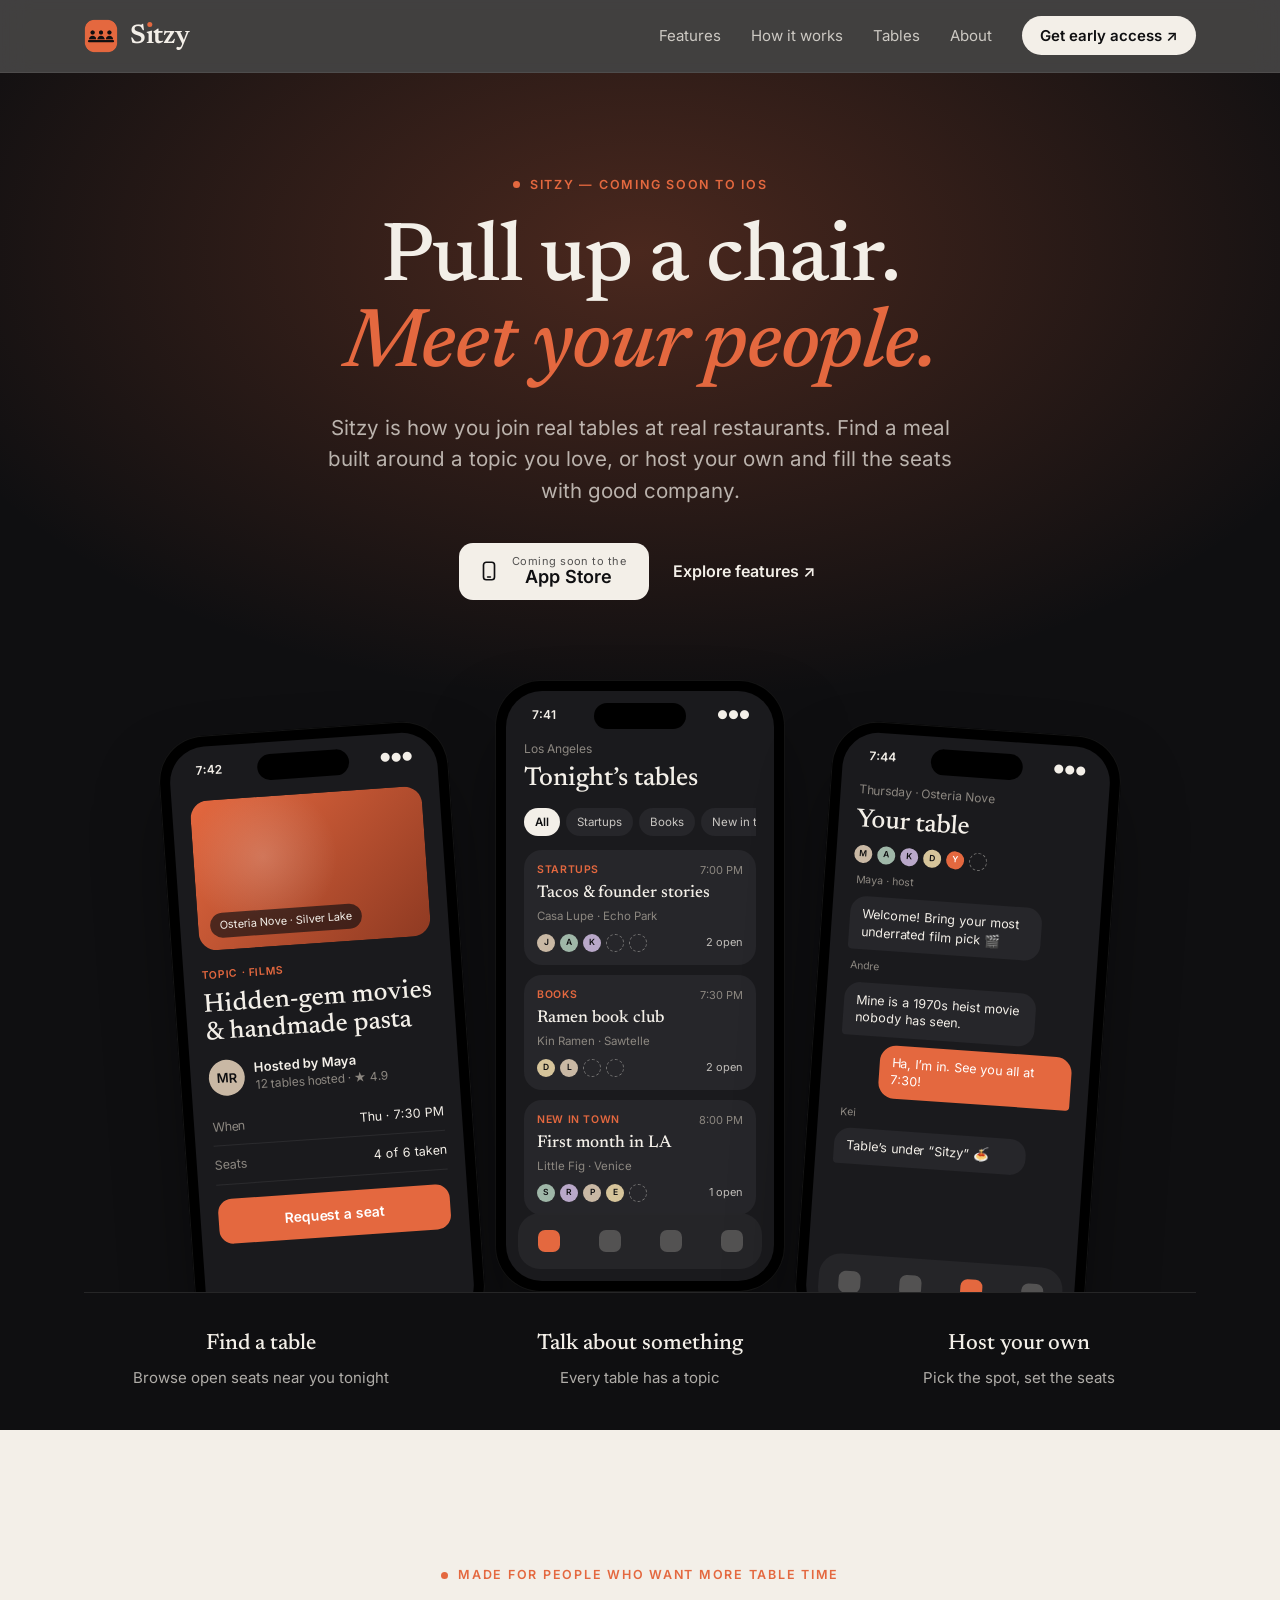
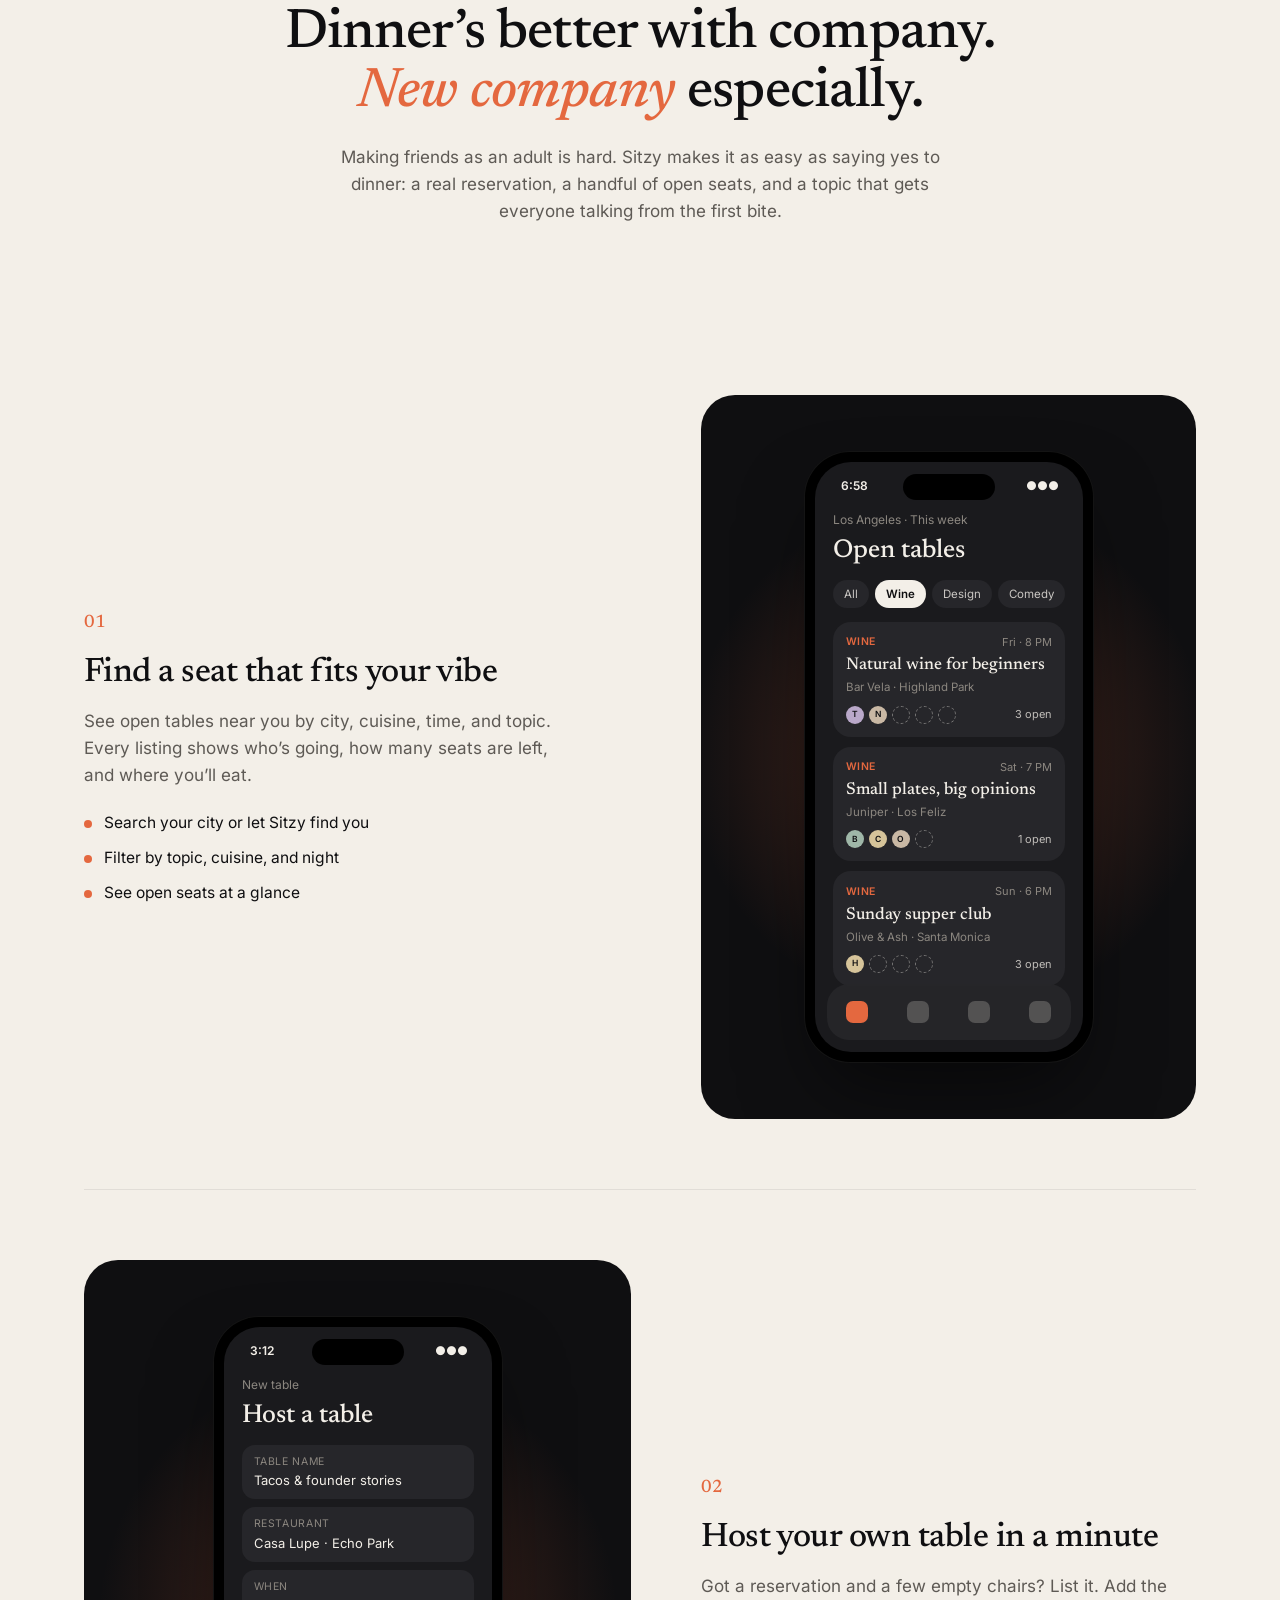
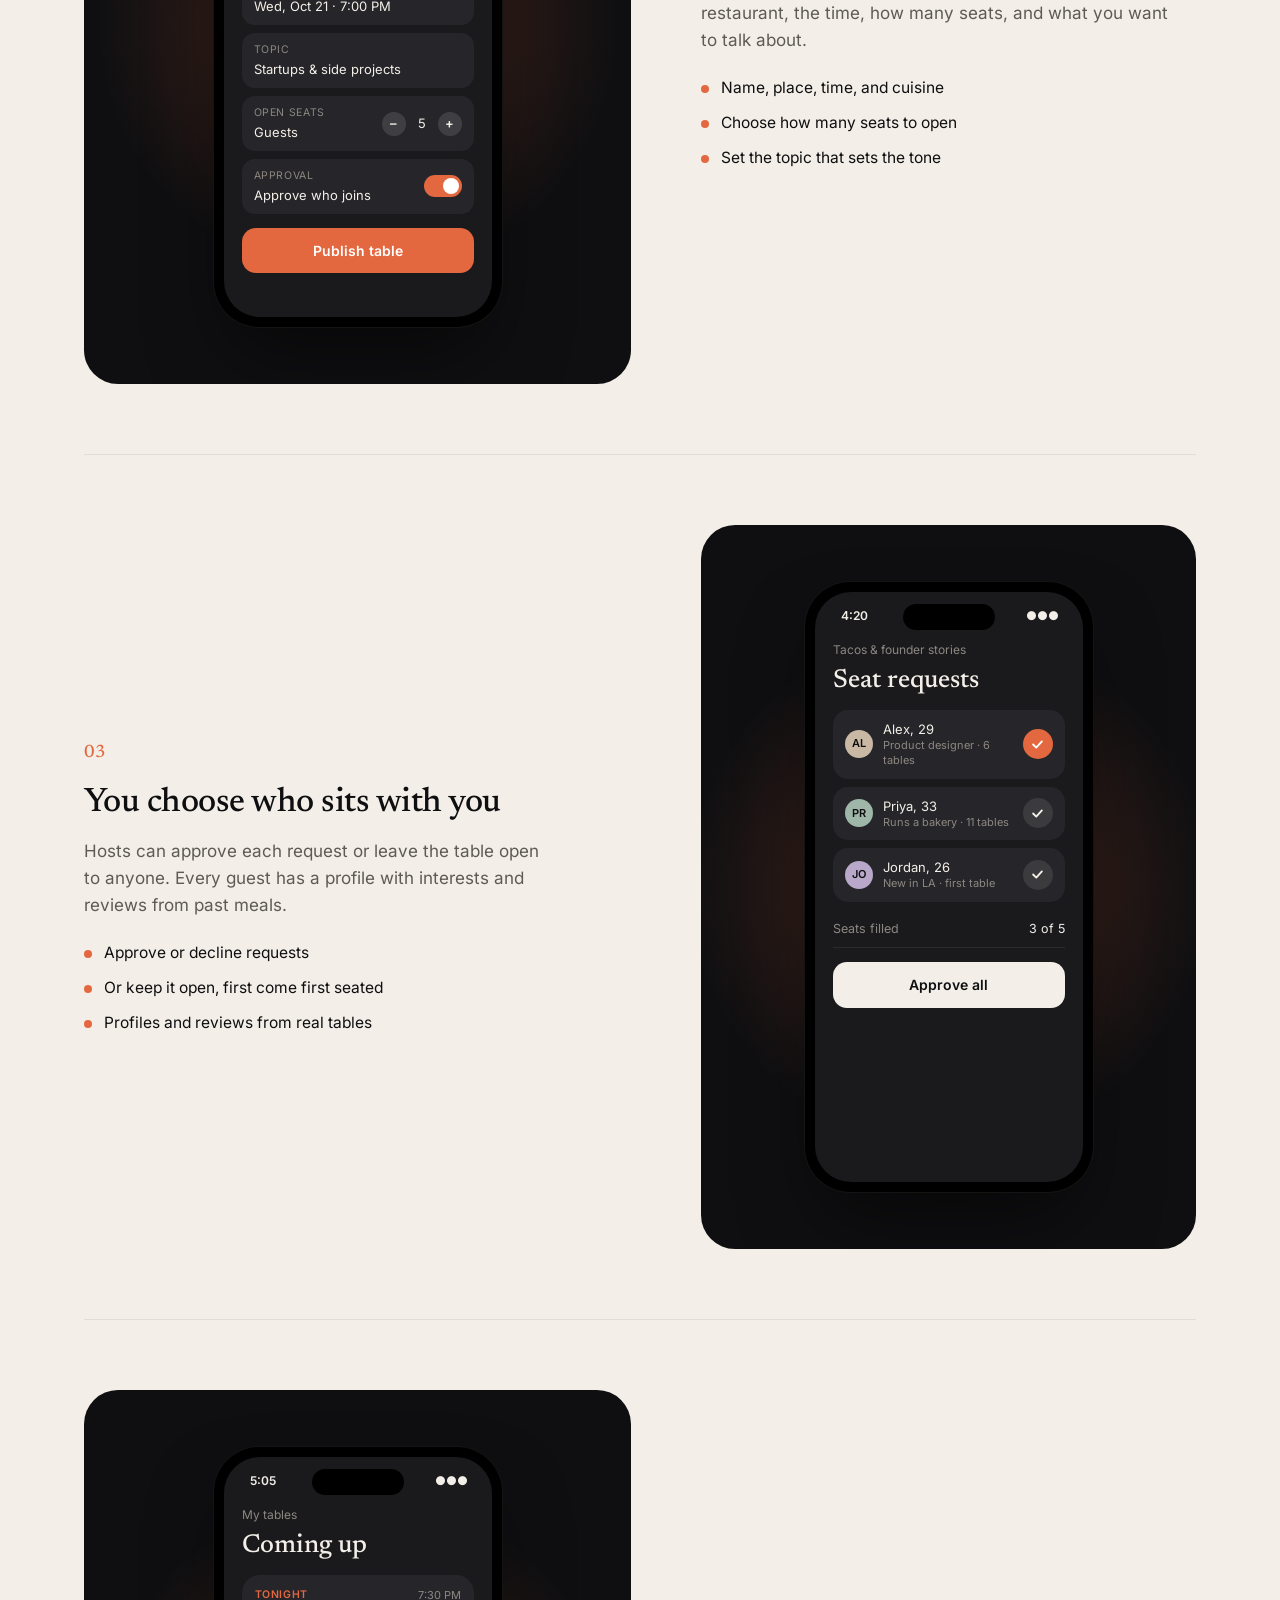
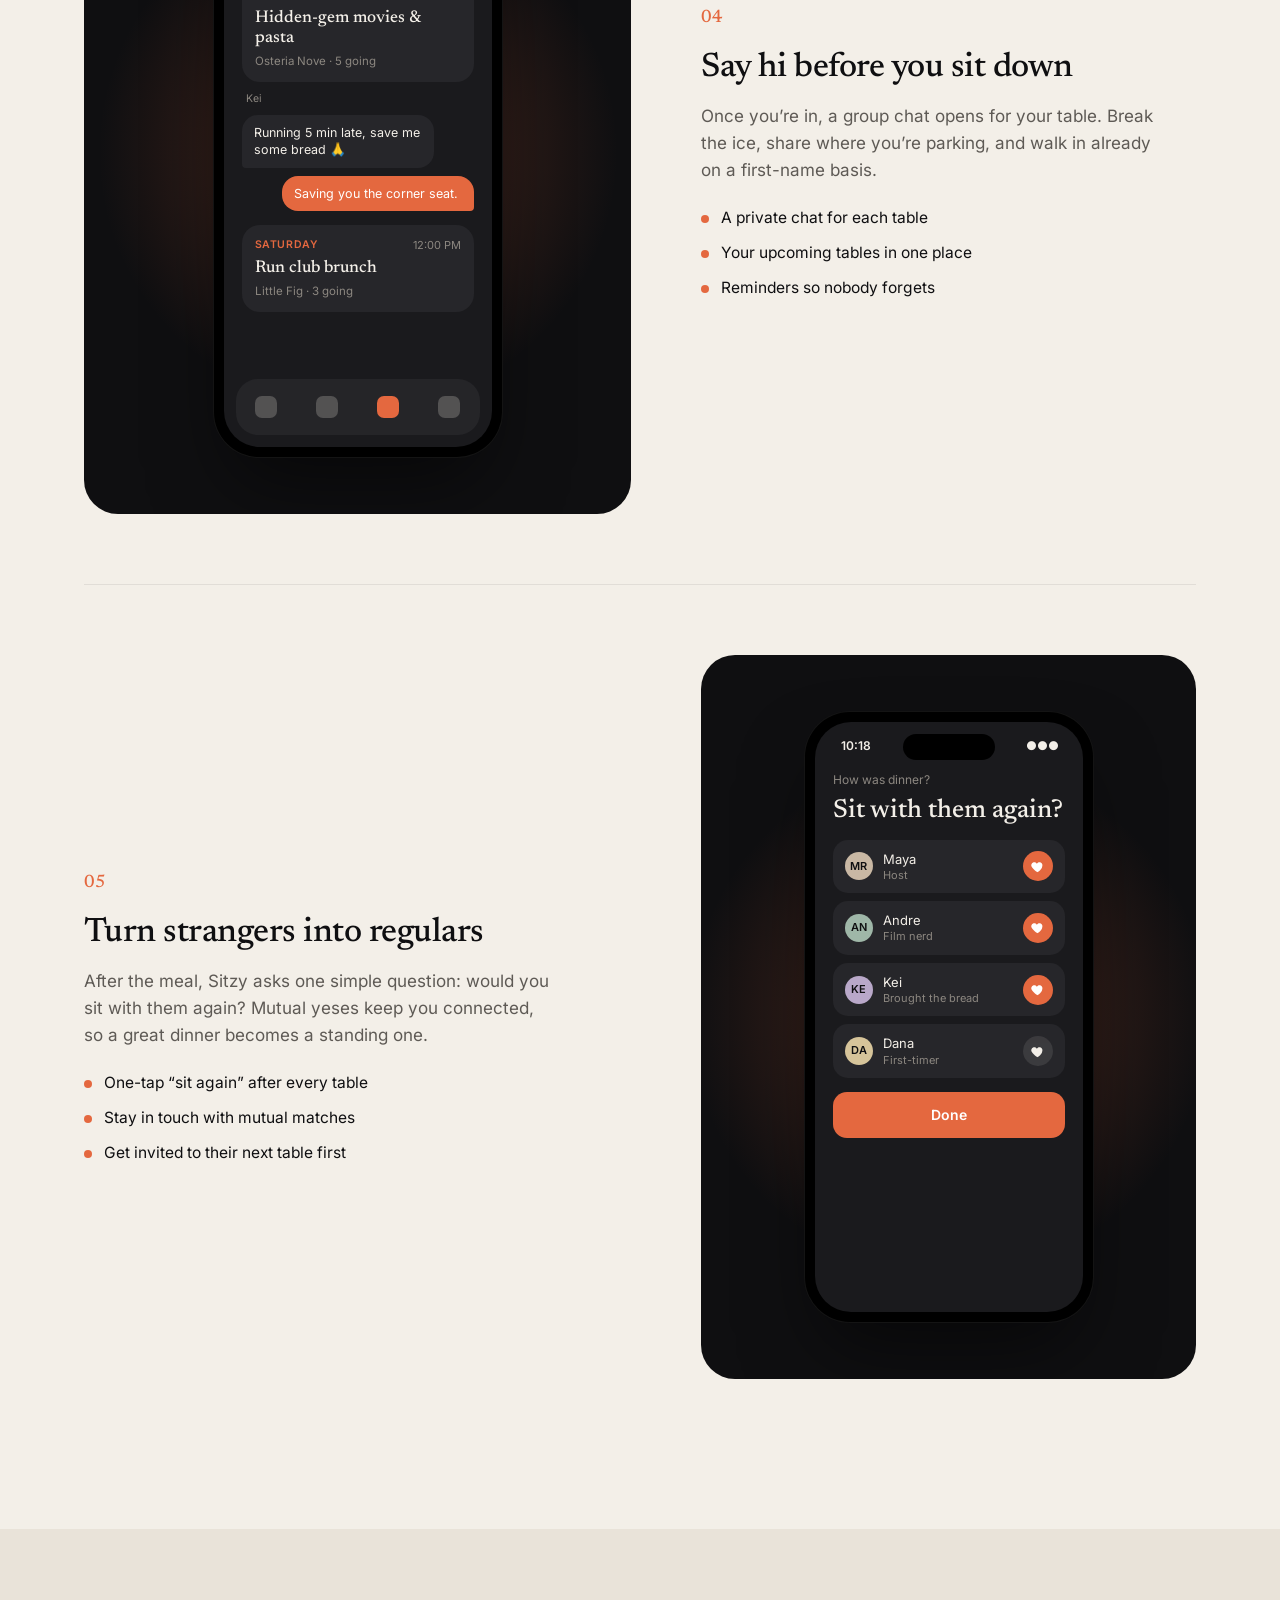
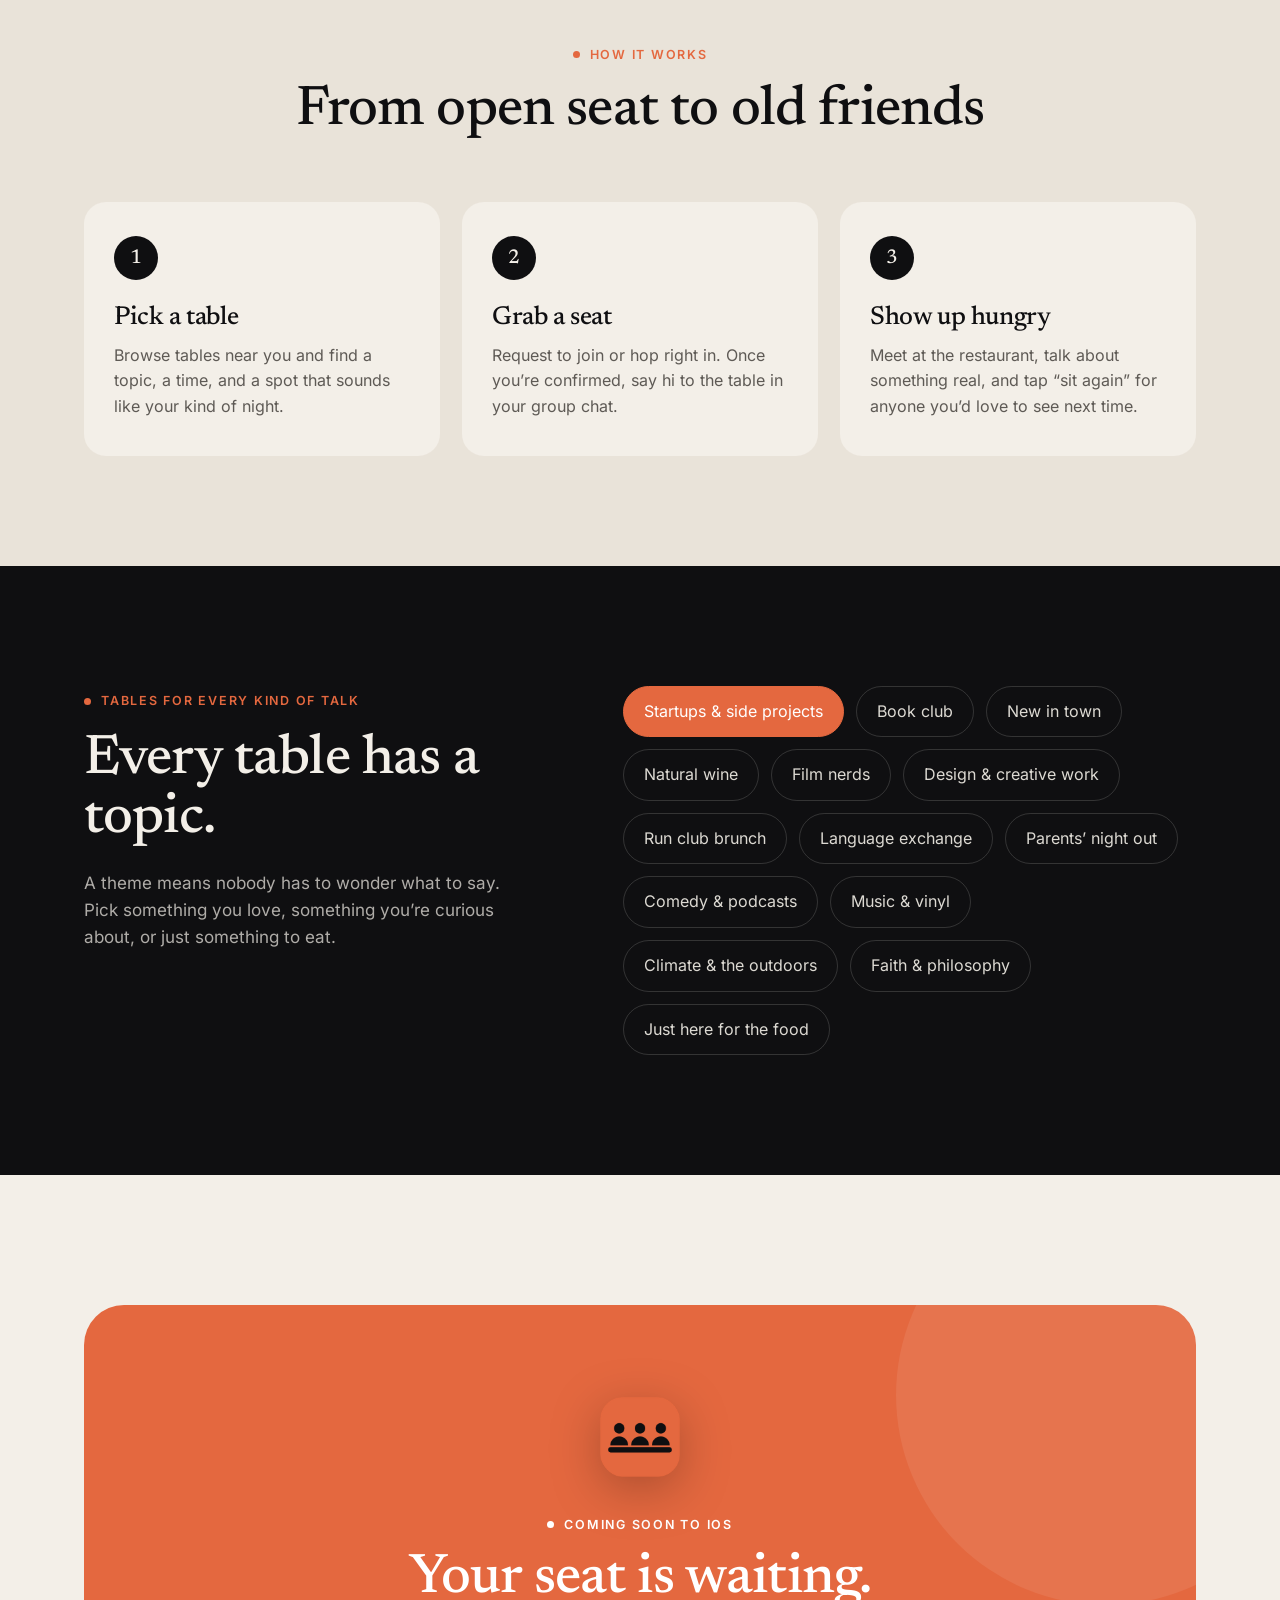
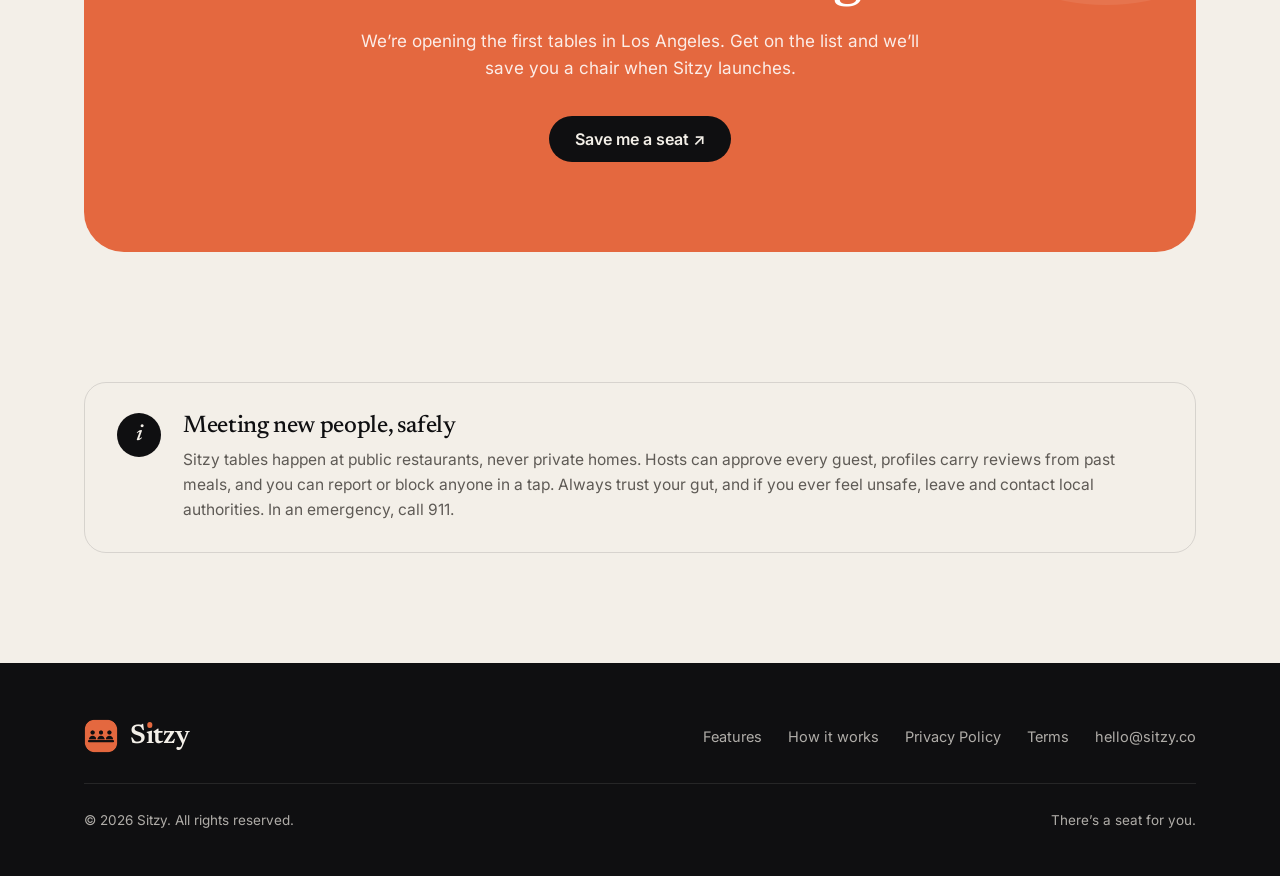
<file: index.html>
<!doctype html>
<html lang="en">
<head>
  <meta charset="utf-8">
  <meta name="viewport" content="width=device-width, initial-scale=1">
  <title>Sitzy — There’s a seat for you</title>
  <meta name="description" content="Sitzy is the app for joining real tables at real restaurants. Find a meal with a topic you love, or host your own and fill the seats.">
  <meta name="theme-color" content="#0F0F11">
  <link rel="icon" type="image/png" href="/favicon.png">
  <link rel="apple-touch-icon" href="/apple-touch-icon.png">
  <meta property="og:type" content="website">
  <meta property="og:url" content="https://sitzy.co/">
  <meta property="og:title" content="Sitzy — There’s a seat for you">
  <meta property="og:description" content="Join real tables at real restaurants, or host your own. Dinner’s better with company.">
  <meta property="og:image" content="https://sitzy.co/assets/og-image.png">
  <meta name="twitter:card" content="summary_large_image">
  <link rel="preload" href="/assets/fonts/newsreader-500.woff2" as="font" type="font/woff2" crossorigin>
  <link rel="preload" href="/assets/fonts/inter-400.woff2" as="font" type="font/woff2" crossorigin>
  <link rel="stylesheet" href="/styles.css">
</head>
<body>
  <a class="skip" href="#main">Skip to content</a>

  <header class="site-header">
    <nav class="wrap nav" aria-label="Main">
      <a class="brand" href="#top" aria-label="Sitzy home">
        <img src="/assets/sitzy-tile.png" alt="" width="34" height="34">
        <span class="wordmark">S<span class="dot">ı</span>tzy</span>
      </a>
      <button class="menu-btn" aria-label="Open menu" aria-expanded="false" aria-controls="nav-links">
        <svg viewBox="0 0 24 24" fill="none" stroke="currentColor" stroke-width="1.8" stroke-linecap="round"><path d="M4 7h16M4 12h16M4 17h16"/></svg>
      </button>
      <ul class="nav-links" id="nav-links">
        <li><a href="#features">Features</a></li>
        <li><a href="#how">How it works</a></li>
        <li><a href="#topics">Tables</a></li>
        <li><a href="#about">About</a></li>
        <li><a class="nav-cta" href="mailto:hello@sitzy.co?subject=Save%20me%20a%20seat">Get early access ↗</a></li>
      </ul>
    </nav>
  </header>

  <main id="main">
    <!-- HERO -->
    <section class="hero" id="top">
      <div class="wrap">
        <div class="hero-inner">
          <span class="eyebrow">Sitzy — Coming soon to iOS</span>
          <h1>Pull up a chair.<br><em class="ember">Meet your people.</em></h1>
          <p class="lede">Sitzy is how you join real tables at real restaurants. Find a meal built around a topic you love, or host your own and fill the seats with good company.</p>
          <div class="hero-ctas">
            <a class="store-badge" href="mailto:hello@sitzy.co?subject=Save%20me%20a%20seat" aria-label="Join the iOS waitlist">
              <svg viewBox="0 0 24 24" fill="none" stroke="currentColor" stroke-width="1.8" stroke-linecap="round" stroke-linejoin="round"><rect x="6" y="2.5" width="12" height="19" rx="3"/><path d="M10.5 18.5h3"/></svg>
              <span><small>Coming soon to the</small><strong>App Store</strong></span>
            </a>
            <a class="btn btn-ghost" href="#features">Explore features ↗</a>
          </div>
        </div>

        <div class="hero-phones" aria-hidden="true">
          <!-- Table detail -->
          <div class="phone"><div class="screen">
            <div class="sb"><span>7:42</span><span>●●●</span></div>
            <div class="hero-img"><span class="pill">Osteria Nove · Silver Lake</span></div>
            <span class="tag">Topic · Films</span>
            <div class="s-title">Hidden-gem movies &amp; handmade pasta</div>
            <div class="host"><div class="avatar">MR</div><div><b>Hosted by Maya</b><div class="s-sub">12 tables hosted · ★ 4.9</div></div></div>
            <div class="kv"><span>When</span><span>Thu · 7:30 PM</span></div>
            <div class="kv"><span>Seats</span><span>4 of 6 taken</span></div>
            <span class="s-btn">Request a seat</span>
          </div></div>

          <!-- Discover -->
          <div class="phone"><div class="screen">
            <div class="sb"><span>7:41</span><span>●●●</span></div>
            <div class="s-sub">Los Angeles</div>
            <div class="s-title">Tonight’s tables</div>
            <div class="chips"><span class="chip on">All</span><span class="chip">Startups</span><span class="chip">Books</span><span class="chip">New in town</span></div>
            <div class="card">
              <div class="top"><span class="tag">Startups</span><span class="time">7:00 PM</span></div>
              <h4>Tacos &amp; founder stories</h4>
              <div class="meta">Casa Lupe · Echo Park</div>
              <div class="seats"><span class="seat c1">J</span><span class="seat c2">A</span><span class="seat c3">K</span><span class="seat open"></span><span class="seat open"></span><span class="count">2 open</span></div>
            </div>
            <div class="card">
              <div class="top"><span class="tag">Books</span><span class="time">7:30 PM</span></div>
              <h4>Ramen book club</h4>
              <div class="meta">Kin Ramen · Sawtelle</div>
              <div class="seats"><span class="seat c4">D</span><span class="seat c1">L</span><span class="seat open"></span><span class="seat open"></span><span class="count">2 open</span></div>
            </div>
            <div class="card">
              <div class="top"><span class="tag">New in town</span><span class="time">8:00 PM</span></div>
              <h4>First month in LA</h4>
              <div class="meta">Little Fig · Venice</div>
              <div class="seats"><span class="seat c2">S</span><span class="seat c3">R</span><span class="seat c1">P</span><span class="seat c4">E</span><span class="seat open"></span><span class="count">1 open</span></div>
            </div>
            <div class="tabbar"><span class="on"></span><span></span><span></span><span></span></div>
          </div></div>

          <!-- Group chat -->
          <div class="phone"><div class="screen">
            <div class="sb"><span>7:44</span><span>●●●</span></div>
            <div class="s-sub">Thursday · Osteria Nove</div>
            <div class="s-title">Your table</div>
            <div class="seats" style="margin:10px 0 6px"><span class="seat c1">M</span><span class="seat c2">A</span><span class="seat c3">K</span><span class="seat c4">D</span><span class="seat you">Y</span><span class="seat open"></span></div>
            <div class="who">Maya · host</div>
            <div class="bubble">Welcome! Bring your most underrated film pick 🎬</div>
            <div class="who">Andre</div>
            <div class="bubble">Mine is a 1970s heist movie nobody has seen.</div>
            <div class="bubble me">Ha, I’m in. See you all at 7:30!</div>
            <div class="who">Kei</div>
            <div class="bubble">Table’s under “Sitzy” 🍝</div>
            <div class="tabbar"><span></span><span></span><span class="on"></span><span></span></div>
          </div></div>
        </div>
      </div>
      <div class="wrap">
        <div class="hero-captions">
          <div><strong>Find a table</strong>Browse open seats near you tonight</div>
          <div><strong>Talk about something</strong>Every table has a topic</div>
          <div><strong>Host your own</strong>Pick the spot, set the seats</div>
        </div>
      </div>
    </section>

    <!-- INTRO -->
    <section class="intro">
      <div class="wrap reveal">
        <span class="eyebrow">Made for people who want more table time</span>
        <h2>Dinner’s better with company. <em class="ember">New company</em> especially.</h2>
        <p>Making friends as an adult is hard. Sitzy makes it as easy as saying yes to dinner: a real reservation, a handful of open seats, and a topic that gets everyone talking from the first bite.</p>
      </div>
    </section>

    <!-- FEATURES -->
    <section class="features" id="features">
      <div class="wrap">

        <article class="feature reveal">
          <div class="f-copy">
            <span class="num">01</span>
            <h3>Find a seat that fits your vibe</h3>
            <p>See open tables near you by city, cuisine, time, and topic. Every listing shows who’s going, how many seats are left, and where you’ll eat.</p>
            <ul><li>Search your city or let Sitzy find you</li><li>Filter by topic, cuisine, and night</li><li>See open seats at a glance</li></ul>
          </div>
          <div class="f-visual"><div class="phone" aria-hidden="true"><div class="screen">
            <div class="sb"><span>6:58</span><span>●●●</span></div>
            <div class="s-sub">Los Angeles · This week</div>
            <div class="s-title">Open tables</div>
            <div class="chips"><span class="chip">All</span><span class="chip on">Wine</span><span class="chip">Design</span><span class="chip">Comedy</span></div>
            <div class="card"><div class="top"><span class="tag">Wine</span><span class="time">Fri · 8 PM</span></div><h4>Natural wine for beginners</h4><div class="meta">Bar Vela · Highland Park</div><div class="seats"><span class="seat c3">T</span><span class="seat c1">N</span><span class="seat open"></span><span class="seat open"></span><span class="seat open"></span><span class="count">3 open</span></div></div>
            <div class="card"><div class="top"><span class="tag">Wine</span><span class="time">Sat · 7 PM</span></div><h4>Small plates, big opinions</h4><div class="meta">Juniper · Los Feliz</div><div class="seats"><span class="seat c2">B</span><span class="seat c4">C</span><span class="seat c1">O</span><span class="seat open"></span><span class="count">1 open</span></div></div>
            <div class="card"><div class="top"><span class="tag">Wine</span><span class="time">Sun · 6 PM</span></div><h4>Sunday supper club</h4><div class="meta">Olive &amp; Ash · Santa Monica</div><div class="seats"><span class="seat c4">H</span><span class="seat open"></span><span class="seat open"></span><span class="seat open"></span><span class="count">3 open</span></div></div>
            <div class="tabbar"><span class="on"></span><span></span><span></span><span></span></div>
          </div></div></div>
        </article>

        <article class="feature flip reveal">
          <div class="f-copy">
            <span class="num">02</span>
            <h3>Host your own table in a minute</h3>
            <p>Got a reservation and a few empty chairs? List it. Add the restaurant, the time, how many seats, and what you want to talk about.</p>
            <ul><li>Name, place, time, and cuisine</li><li>Choose how many seats to open</li><li>Set the topic that sets the tone</li></ul>
          </div>
          <div class="f-visual"><div class="phone" aria-hidden="true"><div class="screen">
            <div class="sb"><span>3:12</span><span>●●●</span></div>
            <div class="s-sub">New table</div>
            <div class="s-title">Host a table</div>
            <div class="field" style="margin-top:14px"><label>Table name</label>Tacos &amp; founder stories</div>
            <div class="field"><label>Restaurant</label>Casa Lupe · Echo Park</div>
            <div class="field"><label>When</label>Wed, Oct 21 · 7:00 PM</div>
            <div class="field"><label>Topic</label>Startups &amp; side projects</div>
            <div class="field row"><div><label>Open seats</label>Guests</div><div class="stepper"><b>–</b>5<b>+</b></div></div>
            <div class="field row"><div><label>Approval</label>Approve who joins</div><div class="toggle"></div></div>
            <span class="s-btn">Publish table</span>
          </div></div></div>
        </article>

        <article class="feature reveal">
          <div class="f-copy">
            <span class="num">03</span>
            <h3>You choose who sits with you</h3>
            <p>Hosts can approve each request or leave the table open to anyone. Every guest has a profile with interests and reviews from past meals.</p>
            <ul><li>Approve or decline requests</li><li>Or keep it open, first come first seated</li><li>Profiles and reviews from real tables</li></ul>
          </div>
          <div class="f-visual"><div class="phone" aria-hidden="true"><div class="screen">
            <div class="sb"><span>4:20</span><span>●●●</span></div>
            <div class="s-sub">Tacos &amp; founder stories</div>
            <div class="s-title">Seat requests</div>
            <div class="again" style="margin-top:14px"><div class="avatar sm">AL</div><div class="name">Alex, 29<small>Product designer · 6 tables</small></div><div class="heart on"><svg viewBox="0 0 24 24" fill="none" stroke="#fff" stroke-width="3" stroke-linecap="round" stroke-linejoin="round"><path d="M5 12l5 5 9-10"/></svg></div></div>
            <div class="again"><div class="avatar sm" style="background:#9FB7A8">PR</div><div class="name">Priya, 33<small>Runs a bakery · 11 tables</small></div><div class="heart"><svg viewBox="0 0 24 24" fill="none" stroke="#F3EFE8" stroke-width="3" stroke-linecap="round" stroke-linejoin="round"><path d="M5 12l5 5 9-10"/></svg></div></div>
            <div class="again"><div class="avatar sm" style="background:#B9A8C9">JO</div><div class="name">Jordan, 26<small>New in LA · first table</small></div><div class="heart"><svg viewBox="0 0 24 24" fill="none" stroke="#F3EFE8" stroke-width="3" stroke-linecap="round" stroke-linejoin="round"><path d="M5 12l5 5 9-10"/></svg></div></div>
            <div class="kv" style="margin-top:8px"><span>Seats filled</span><span>3 of 5</span></div>
            <span class="s-btn light">Approve all</span>
          </div></div></div>
        </article>

        <article class="feature flip reveal">
          <div class="f-copy">
            <span class="num">04</span>
            <h3>Say hi before you sit down</h3>
            <p>Once you’re in, a group chat opens for your table. Break the ice, share where you’re parking, and walk in already on a first-name basis.</p>
            <ul><li>A private chat for each table</li><li>Your upcoming tables in one place</li><li>Reminders so nobody forgets</li></ul>
          </div>
          <div class="f-visual"><div class="phone" aria-hidden="true"><div class="screen">
            <div class="sb"><span>5:05</span><span>●●●</span></div>
            <div class="s-sub">My tables</div>
            <div class="s-title">Coming up</div>
            <div class="card" style="margin-top:14px"><div class="top"><span class="tag">Tonight</span><span class="time">7:30 PM</span></div><h4>Hidden-gem movies &amp; pasta</h4><div class="meta">Osteria Nove · 5 going</div></div>
            <div class="who">Kei</div>
            <div class="bubble">Running 5 min late, save me some bread 🙏</div>
            <div class="bubble me">Saving you the corner seat.</div>
            <div class="card" style="margin-top:14px"><div class="top"><span class="tag">Saturday</span><span class="time">12:00 PM</span></div><h4>Run club brunch</h4><div class="meta">Little Fig · 3 going</div></div>
            <div class="tabbar"><span></span><span></span><span class="on"></span><span></span></div>
          </div></div></div>
        </article>

        <article class="feature reveal">
          <div class="f-copy">
            <span class="num">05</span>
            <h3>Turn strangers into regulars</h3>
            <p>After the meal, Sitzy asks one simple question: would you sit with them again? Mutual yeses keep you connected, so a great dinner becomes a standing one.</p>
            <ul><li>One-tap “sit again” after every table</li><li>Stay in touch with mutual matches</li><li>Get invited to their next table first</li></ul>
          </div>
          <div class="f-visual"><div class="phone" aria-hidden="true"><div class="screen">
            <div class="sb"><span>10:18</span><span>●●●</span></div>
            <div class="s-sub">How was dinner?</div>
            <div class="s-title">Sit with them again?</div>
            <div class="again" style="margin-top:14px"><div class="avatar sm">MR</div><div class="name">Maya<small>Host</small></div><div class="heart on"><svg viewBox="0 0 24 24" fill="#fff"><path d="M12 21s-7.5-4.6-9.5-9.2C1.2 8.6 3.3 5 6.8 5c2 0 3.6 1.1 4.2 2.6C11.6 6.1 13.2 5 15.2 5c3.5 0 5.6 3.6 4.3 6.8C19.5 16.4 12 21 12 21z"/></svg></div></div>
            <div class="again"><div class="avatar sm" style="background:#9FB7A8">AN</div><div class="name">Andre<small>Film nerd</small></div><div class="heart on"><svg viewBox="0 0 24 24" fill="#fff"><path d="M12 21s-7.5-4.6-9.5-9.2C1.2 8.6 3.3 5 6.8 5c2 0 3.6 1.1 4.2 2.6C11.6 6.1 13.2 5 15.2 5c3.5 0 5.6 3.6 4.3 6.8C19.5 16.4 12 21 12 21z"/></svg></div></div>
            <div class="again"><div class="avatar sm" style="background:#B9A8C9">KE</div><div class="name">Kei<small>Brought the bread</small></div><div class="heart on"><svg viewBox="0 0 24 24" fill="#fff"><path d="M12 21s-7.5-4.6-9.5-9.2C1.2 8.6 3.3 5 6.8 5c2 0 3.6 1.1 4.2 2.6C11.6 6.1 13.2 5 15.2 5c3.5 0 5.6 3.6 4.3 6.8C19.5 16.4 12 21 12 21z"/></svg></div></div>
            <div class="again"><div class="avatar sm" style="background:#D6C49A">DA</div><div class="name">Dana<small>First-timer</small></div><div class="heart"><svg viewBox="0 0 24 24" fill="#F3EFE8"><path d="M12 21s-7.5-4.6-9.5-9.2C1.2 8.6 3.3 5 6.8 5c2 0 3.6 1.1 4.2 2.6C11.6 6.1 13.2 5 15.2 5c3.5 0 5.6 3.6 4.3 6.8C19.5 16.4 12 21 12 21z"/></svg></div></div>
            <span class="s-btn">Done</span>
          </div></div></div>
        </article>

      </div>
    </section>

    <!-- HOW IT WORKS -->
    <section class="how" id="how">
      <div class="wrap">
        <div class="how-head reveal">
          <span class="eyebrow">How it works</span>
          <h2>From open seat to old friends</h2>
        </div>
        <div class="steps">
          <div class="step reveal"><h3>Pick a table</h3><p>Browse tables near you and find a topic, a time, and a spot that sounds like your kind of night.</p></div>
          <div class="step reveal"><h3>Grab a seat</h3><p>Request to join or hop right in. Once you’re confirmed, say hi to the table in your group chat.</p></div>
          <div class="step reveal"><h3>Show up hungry</h3><p>Meet at the restaurant, talk about something real, and tap “sit again” for anyone you’d love to see next time.</p></div>
        </div>
      </div>
    </section>

    <!-- TOPICS -->
    <section class="topics" id="topics">
      <div class="wrap topics-grid">
        <div class="reveal">
          <span class="eyebrow">Tables for every kind of talk</span>
          <h2>Every table has a topic.</h2>
          <p>A theme means nobody has to wonder what to say. Pick something you love, something you’re curious about, or just something to eat.</p>
        </div>
        <ul class="topic-list reveal" aria-label="Example table topics">
          <li class="hot">Startups &amp; side projects</li>
          <li>Book club</li>
          <li>New in town</li>
          <li>Natural wine</li>
          <li>Film nerds</li>
          <li>Design &amp; creative work</li>
          <li>Run club brunch</li>
          <li>Language exchange</li>
          <li>Parents’ night out</li>
          <li>Comedy &amp; podcasts</li>
          <li>Music &amp; vinyl</li>
          <li>Climate &amp; the outdoors</li>
          <li>Faith &amp; philosophy</li>
          <li>Just here for the food</li>
        </ul>
      </div>
    </section>

    <!-- CTA -->
    <section class="cta" id="about">
      <div class="wrap">
        <div class="cta-card reveal">
          <img src="/assets/sitzy-tile.png" alt="" width="84" height="84">
          <span class="eyebrow">Coming soon to iOS</span>
          <h2>Your seat is waiting.</h2>
          <p>We’re opening the first tables in Los Angeles. Get on the list and we’ll save you a chair when Sitzy launches.</p>
          <a class="btn btn-light" href="mailto:hello@sitzy.co?subject=Save%20me%20a%20seat">Save me a seat ↗</a>
        </div>
      </div>
    </section>

    <!-- SAFETY -->
    <section class="safety">
      <div class="wrap">
        <div class="safety-box reveal">
          <div class="icon" aria-hidden="true">i</div>
          <div>
            <h3>Meeting new people, safely</h3>
            <p>Sitzy tables happen at public restaurants, never private homes. Hosts can approve every guest, profiles carry reviews from past meals, and you can report or block anyone in a tap. Always trust your gut, and if you ever feel unsafe, leave and contact local authorities. In an emergency, call 911.</p>
          </div>
        </div>
      </div>
    </section>
  </main>

  <footer class="site-footer">
    <div class="wrap">
      <div class="footer-top">
        <a class="brand" href="#top" aria-label="Sitzy home">
          <img src="/assets/sitzy-tile.png" alt="" width="34" height="34">
          <span class="wordmark">S<span class="dot">ı</span>tzy</span>
        </a>
        <ul class="footer-links">
          <li><a href="#features">Features</a></li>
          <li><a href="#how">How it works</a></li>
          <li><a href="/privacy">Privacy Policy</a></li>
          <li><a href="/terms">Terms</a></li>
          <li><a href="mailto:hello@sitzy.co">hello@sitzy.co</a></li>
        </ul>
      </div>
      <div class="footer-bottom">
        <span>© <span id="year">2026</span> Sitzy. All rights reserved.</span>
        <span>There’s a seat for you.</span>
      </div>
    </div>
  </footer>

  <script src="/main.js" defer></script>
</body>
</html>
</file>
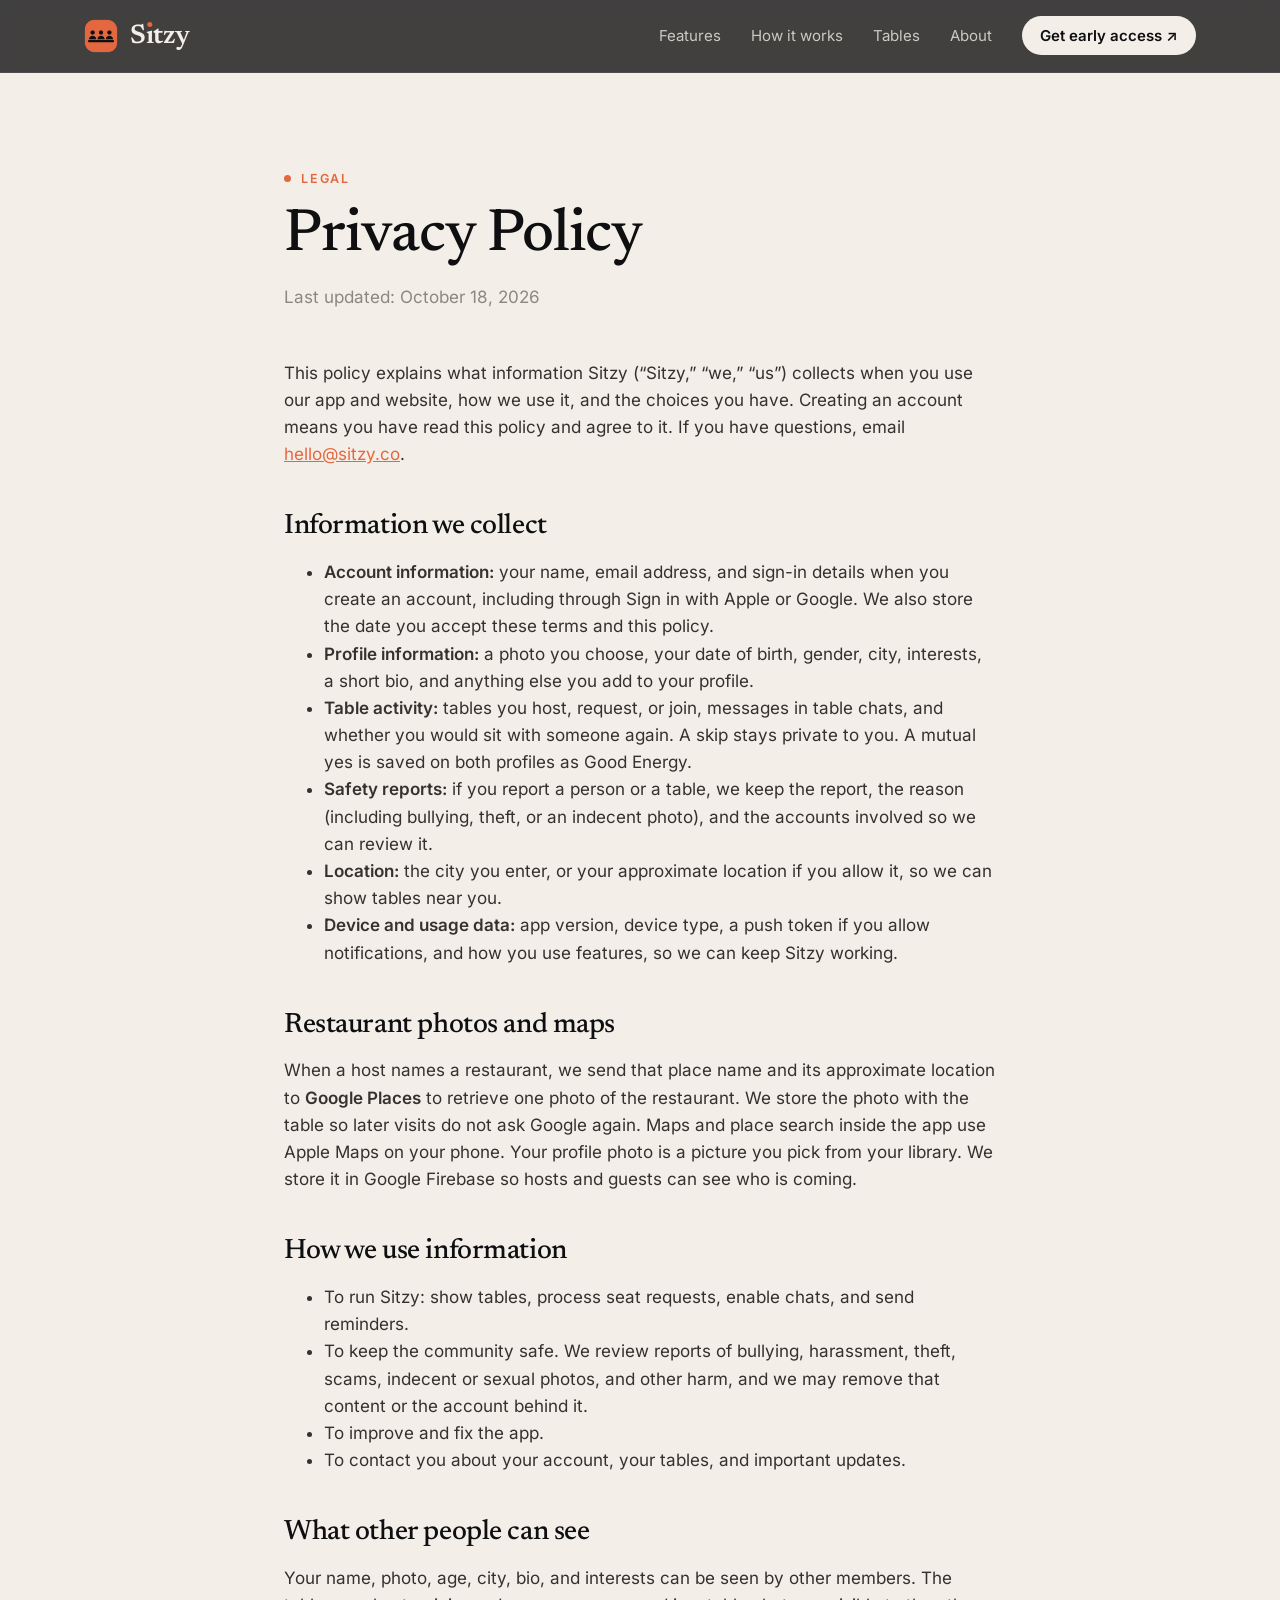
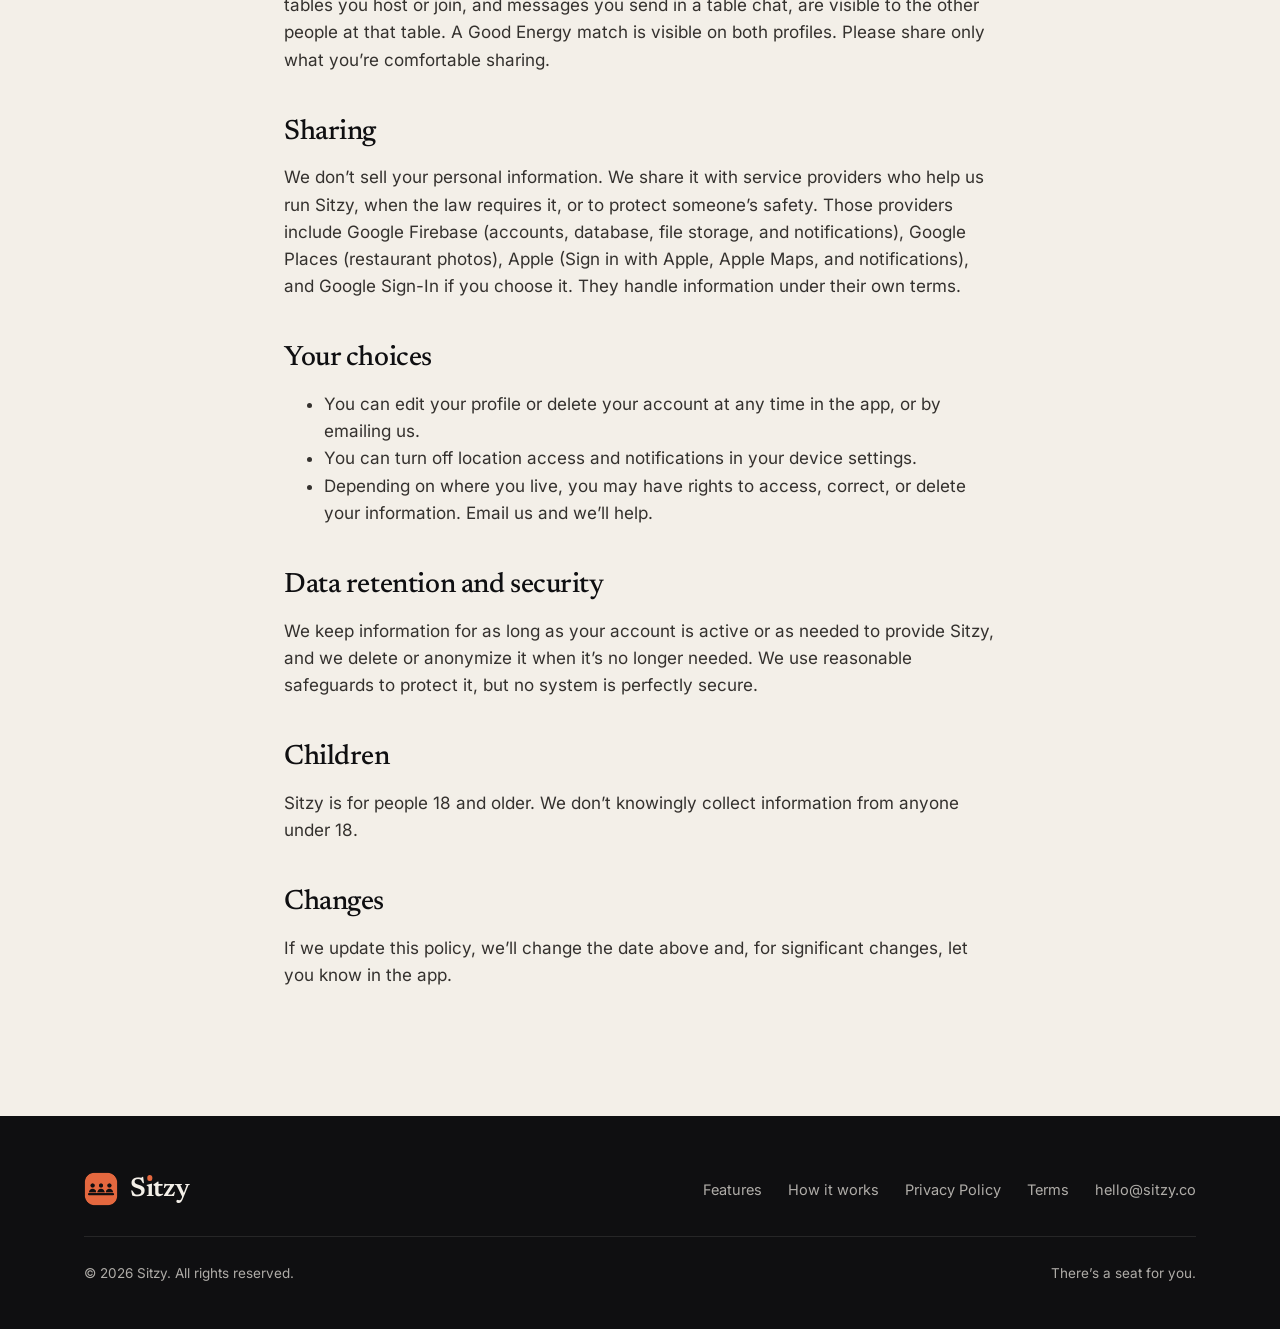
<file: privacy.html>
<!doctype html>
<html lang="en">
<head>
  <meta charset="utf-8">
  <meta name="viewport" content="width=device-width, initial-scale=1">
  <title>Privacy Policy — Sitzy</title>
  <meta name="description" content="How Sitzy collects, uses, and protects your information.">
  <meta name="theme-color" content="#0F0F11">
  <link rel="icon" type="image/png" href="/favicon.png">
  <link rel="apple-touch-icon" href="/apple-touch-icon.png">
  <meta property="og:type" content="website">
  <meta property="og:url" content="https://sitzy.co/">
  <meta property="og:title" content="Sitzy — There’s a seat for you">
  <meta property="og:description" content="Join real tables at real restaurants, or host your own. Dinner’s better with company.">
  <meta property="og:image" content="https://sitzy.co/assets/og-image.png">
  <meta name="twitter:card" content="summary_large_image">
  <link rel="preload" href="/assets/fonts/newsreader-500.woff2" as="font" type="font/woff2" crossorigin>
  <link rel="preload" href="/assets/fonts/inter-400.woff2" as="font" type="font/woff2" crossorigin>
  <link rel="stylesheet" href="/styles.css">
</head>
<body>
  <a class="skip" href="#main">Skip to content</a>

  <header class="site-header">
    <nav class="wrap nav" aria-label="Main">
      <a class="brand" href="/" aria-label="Sitzy home">
        <img src="/assets/sitzy-tile.png" alt="" width="34" height="34">
        <span class="wordmark">S<span class="dot">ı</span>tzy</span>
      </a>
      <button class="menu-btn" aria-label="Open menu" aria-expanded="false" aria-controls="nav-links">
        <svg viewBox="0 0 24 24" fill="none" stroke="currentColor" stroke-width="1.8" stroke-linecap="round"><path d="M4 7h16M4 12h16M4 17h16"/></svg>
      </button>
      <ul class="nav-links" id="nav-links">
        <li><a href="/#features">Features</a></li>
        <li><a href="/#how">How it works</a></li>
        <li><a href="/#topics">Tables</a></li>
        <li><a href="/#about">About</a></li>
        <li><a class="nav-cta" href="mailto:hello@sitzy.co?subject=Save%20me%20a%20seat">Get early access ↗</a></li>
      </ul>
    </nav>
  </header>

  <main id="main">
    <section class="legal"><div class="wrap">
      <span class="eyebrow">Legal</span>
      <h1>Privacy Policy</h1>
      <p class="updated">Last updated: October 18, 2026</p>
      <p>This policy explains what information Sitzy (“Sitzy,” “we,” “us”) collects when you use our app and website, how we use it, and the choices you have. Creating an account means you have read this policy and agree to it. If you have questions, email <a href="mailto:hello@sitzy.co">hello@sitzy.co</a>.</p>
      <h2>Information we collect</h2>
      <ul>
        <li><strong>Account information:</strong> your name, email address, and sign-in details when you create an account, including through Sign in with Apple or Google. We also store the date you accept these terms and this policy.</li>
        <li><strong>Profile information:</strong> a photo you choose, your date of birth, gender, city, interests, a short bio, and anything else you add to your profile.</li>
        <li><strong>Table activity:</strong> tables you host, request, or join, messages in table chats, and whether you would sit with someone again. A skip stays private to you. A mutual yes is saved on both profiles as Good Energy.</li>
        <li><strong>Safety reports:</strong> if you report a person or a table, we keep the report, the reason (including bullying, theft, or an indecent photo), and the accounts involved so we can review it.</li>
        <li><strong>Location:</strong> the city you enter, or your approximate location if you allow it, so we can show tables near you.</li>
        <li><strong>Device and usage data:</strong> app version, device type, a push token if you allow notifications, and how you use features, so we can keep Sitzy working.</li>
      </ul>
      <h2>Restaurant photos and maps</h2>
      <p>When a host names a restaurant, we send that place name and its approximate location to <strong>Google Places</strong> to retrieve one photo of the restaurant. We store the photo with the table so later visits do not ask Google again. Maps and place search inside the app use Apple Maps on your phone. Your profile photo is a picture you pick from your library. We store it in Google Firebase so hosts and guests can see who is coming.</p>
      <h2>How we use information</h2>
      <ul>
        <li>To run Sitzy: show tables, process seat requests, enable chats, and send reminders.</li>
        <li>To keep the community safe. We review reports of bullying, harassment, theft, scams, indecent or sexual photos, and other harm, and we may remove that content or the account behind it.</li>
        <li>To improve and fix the app.</li>
        <li>To contact you about your account, your tables, and important updates.</li>
      </ul>
      <h2>What other people can see</h2>
      <p>Your name, photo, age, city, bio, and interests can be seen by other members. The tables you host or join, and messages you send in a table chat, are visible to the other people at that table. A Good Energy match is visible on both profiles. Please share only what you’re comfortable sharing.</p>
      <h2>Sharing</h2>
      <p>We don’t sell your personal information. We share it with service providers who help us run Sitzy, when the law requires it, or to protect someone’s safety. Those providers include Google Firebase (accounts, database, file storage, and notifications), Google Places (restaurant photos), Apple (Sign in with Apple, Apple Maps, and notifications), and Google Sign-In if you choose it. They handle information under their own terms.</p>
      <h2>Your choices</h2>
      <ul>
        <li>You can edit your profile or delete your account at any time in the app, or by emailing us.</li>
        <li>You can turn off location access and notifications in your device settings.</li>
        <li>Depending on where you live, you may have rights to access, correct, or delete your information. Email us and we’ll help.</li>
      </ul>
      <h2>Data retention and security</h2>
      <p>We keep information for as long as your account is active or as needed to provide Sitzy, and we delete or anonymize it when it’s no longer needed. We use reasonable safeguards to protect it, but no system is perfectly secure.</p>
      <h2>Children</h2>
      <p>Sitzy is for people 18 and older. We don’t knowingly collect information from anyone under 18.</p>
      <h2>Changes</h2>
      <p>If we update this policy, we’ll change the date above and, for significant changes, let you know in the app.</p>
    </div></section>
  </main>

  <footer class="site-footer">
    <div class="wrap">
      <div class="footer-top">
        <a class="brand" href="/" aria-label="Sitzy home">
          <img src="/assets/sitzy-tile.png" alt="" width="34" height="34">
          <span class="wordmark">S<span class="dot">ı</span>tzy</span>
        </a>
        <ul class="footer-links">
          <li><a href="/#features">Features</a></li>
          <li><a href="/#how">How it works</a></li>
          <li><a href="/privacy">Privacy Policy</a></li>
          <li><a href="/terms">Terms</a></li>
          <li><a href="mailto:hello@sitzy.co">hello@sitzy.co</a></li>
        </ul>
      </div>
      <div class="footer-bottom">
        <span>© <span id="year">2026</span> Sitzy. All rights reserved.</span>
        <span>There’s a seat for you.</span>
      </div>
    </div>
  </footer>

  <script src="/main.js" defer></script>
</body>
</html>
</file>
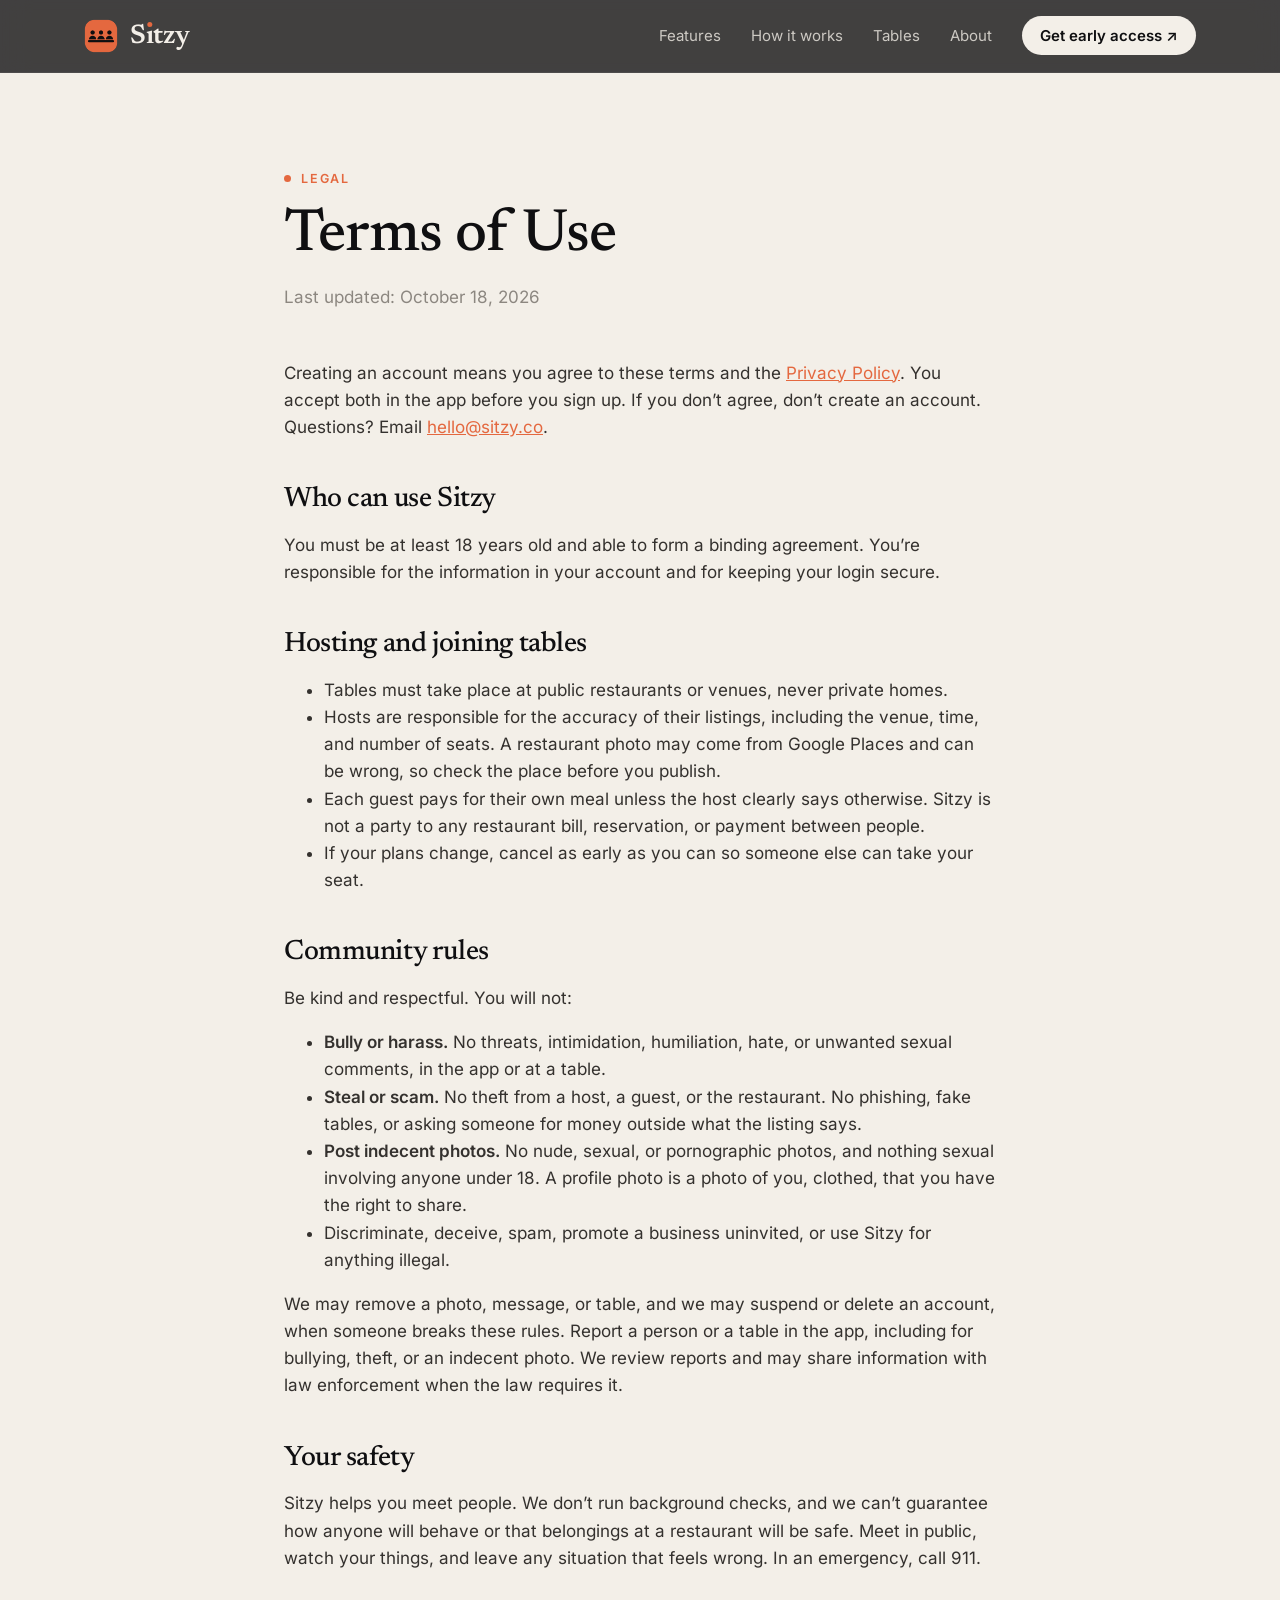
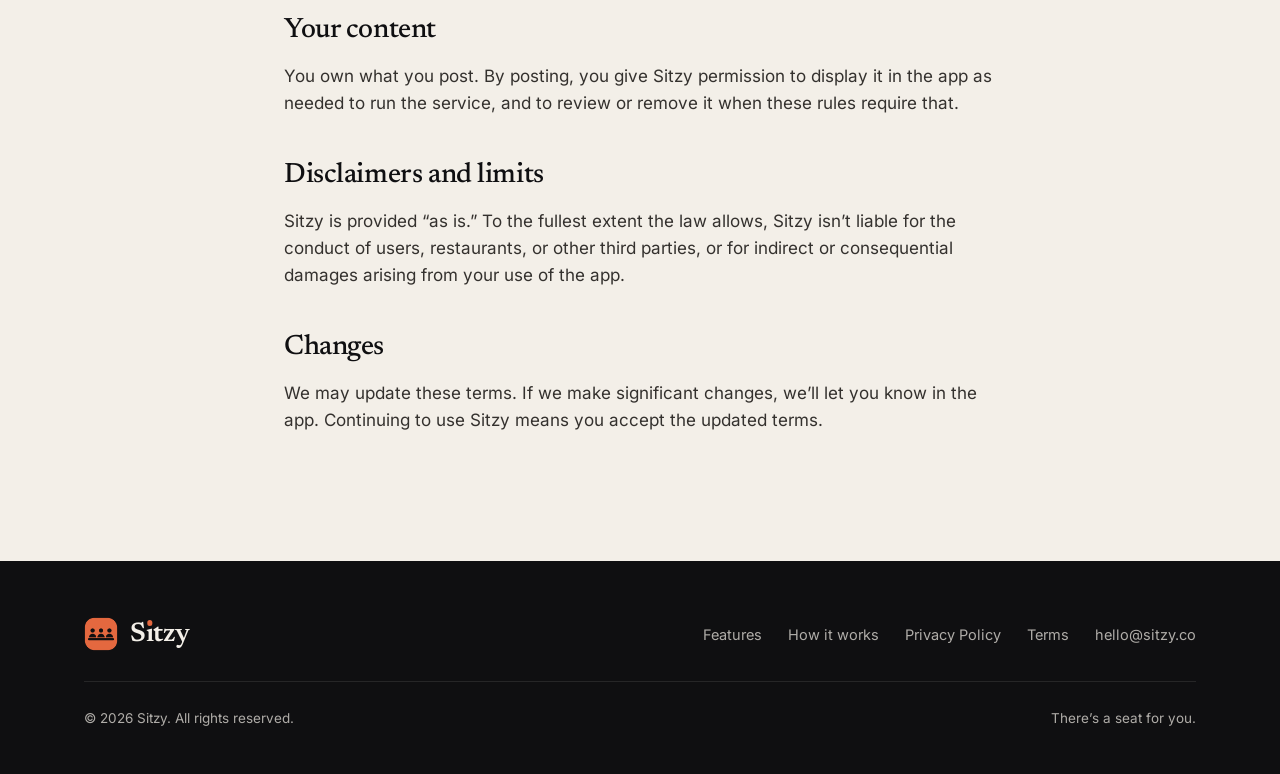
<file: terms.html>
<!doctype html>
<html lang="en">
<head>
  <meta charset="utf-8">
  <meta name="viewport" content="width=device-width, initial-scale=1">
  <title>Terms of Use — Sitzy</title>
  <meta name="description" content="The terms for using Sitzy.">
  <meta name="theme-color" content="#0F0F11">
  <link rel="icon" type="image/png" href="/favicon.png">
  <link rel="apple-touch-icon" href="/apple-touch-icon.png">
  <meta property="og:type" content="website">
  <meta property="og:url" content="https://sitzy.co/">
  <meta property="og:title" content="Sitzy — There’s a seat for you">
  <meta property="og:description" content="Join real tables at real restaurants, or host your own. Dinner’s better with company.">
  <meta property="og:image" content="https://sitzy.co/assets/og-image.png">
  <meta name="twitter:card" content="summary_large_image">
  <link rel="preload" href="/assets/fonts/newsreader-500.woff2" as="font" type="font/woff2" crossorigin>
  <link rel="preload" href="/assets/fonts/inter-400.woff2" as="font" type="font/woff2" crossorigin>
  <link rel="stylesheet" href="/styles.css">
</head>
<body>
  <a class="skip" href="#main">Skip to content</a>

  <header class="site-header">
    <nav class="wrap nav" aria-label="Main">
      <a class="brand" href="/" aria-label="Sitzy home">
        <img src="/assets/sitzy-tile.png" alt="" width="34" height="34">
        <span class="wordmark">S<span class="dot">ı</span>tzy</span>
      </a>
      <button class="menu-btn" aria-label="Open menu" aria-expanded="false" aria-controls="nav-links">
        <svg viewBox="0 0 24 24" fill="none" stroke="currentColor" stroke-width="1.8" stroke-linecap="round"><path d="M4 7h16M4 12h16M4 17h16"/></svg>
      </button>
      <ul class="nav-links" id="nav-links">
        <li><a href="/#features">Features</a></li>
        <li><a href="/#how">How it works</a></li>
        <li><a href="/#topics">Tables</a></li>
        <li><a href="/#about">About</a></li>
        <li><a class="nav-cta" href="mailto:hello@sitzy.co?subject=Save%20me%20a%20seat">Get early access ↗</a></li>
      </ul>
    </nav>
  </header>

  <main id="main">
    <section class="legal"><div class="wrap">
      <span class="eyebrow">Legal</span>
      <h1>Terms of Use</h1>
      <p class="updated">Last updated: October 18, 2026</p>
      <p>Creating an account means you agree to these terms and the <a href="/privacy.html">Privacy Policy</a>. You accept both in the app before you sign up. If you don’t agree, don’t create an account. Questions? Email <a href="mailto:hello@sitzy.co">hello@sitzy.co</a>.</p>
      <h2>Who can use Sitzy</h2>
      <p>You must be at least 18 years old and able to form a binding agreement. You’re responsible for the information in your account and for keeping your login secure.</p>
      <h2>Hosting and joining tables</h2>
      <ul>
        <li>Tables must take place at public restaurants or venues, never private homes.</li>
        <li>Hosts are responsible for the accuracy of their listings, including the venue, time, and number of seats. A restaurant photo may come from Google Places and can be wrong, so check the place before you publish.</li>
        <li>Each guest pays for their own meal unless the host clearly says otherwise. Sitzy is not a party to any restaurant bill, reservation, or payment between people.</li>
        <li>If your plans change, cancel as early as you can so someone else can take your seat.</li>
      </ul>
      <h2>Community rules</h2>
      <p>Be kind and respectful. You will not:</p>
      <ul>
        <li><strong>Bully or harass.</strong> No threats, intimidation, humiliation, hate, or unwanted sexual comments, in the app or at a table.</li>
        <li><strong>Steal or scam.</strong> No theft from a host, a guest, or the restaurant. No phishing, fake tables, or asking someone for money outside what the listing says.</li>
        <li><strong>Post indecent photos.</strong> No nude, sexual, or pornographic photos, and nothing sexual involving anyone under 18. A profile photo is a photo of you, clothed, that you have the right to share.</li>
        <li>Discriminate, deceive, spam, promote a business uninvited, or use Sitzy for anything illegal.</li>
      </ul>
      <p>We may remove a photo, message, or table, and we may suspend or delete an account, when someone breaks these rules. Report a person or a table in the app, including for bullying, theft, or an indecent photo. We review reports and may share information with law enforcement when the law requires it.</p>
      <h2>Your safety</h2>
      <p>Sitzy helps you meet people. We don’t run background checks, and we can’t guarantee how anyone will behave or that belongings at a restaurant will be safe. Meet in public, watch your things, and leave any situation that feels wrong. In an emergency, call 911.</p>
      <h2>Your content</h2>
      <p>You own what you post. By posting, you give Sitzy permission to display it in the app as needed to run the service, and to review or remove it when these rules require that.</p>
      <h2>Disclaimers and limits</h2>
      <p>Sitzy is provided “as is.” To the fullest extent the law allows, Sitzy isn’t liable for the conduct of users, restaurants, or other third parties, or for indirect or consequential damages arising from your use of the app.</p>
      <h2>Changes</h2>
      <p>We may update these terms. If we make significant changes, we’ll let you know in the app. Continuing to use Sitzy means you accept the updated terms.</p>
    </div></section>
  </main>

  <footer class="site-footer">
    <div class="wrap">
      <div class="footer-top">
        <a class="brand" href="/" aria-label="Sitzy home">
          <img src="/assets/sitzy-tile.png" alt="" width="34" height="34">
          <span class="wordmark">S<span class="dot">ı</span>tzy</span>
        </a>
        <ul class="footer-links">
          <li><a href="/#features">Features</a></li>
          <li><a href="/#how">How it works</a></li>
          <li><a href="/privacy">Privacy Policy</a></li>
          <li><a href="/terms">Terms</a></li>
          <li><a href="mailto:hello@sitzy.co">hello@sitzy.co</a></li>
        </ul>
      </div>
      <div class="footer-bottom">
        <span>© <span id="year">2026</span> Sitzy. All rights reserved.</span>
        <span>There’s a seat for you.</span>
      </div>
    </div>
  </footer>

  <script src="/main.js" defer></script>
</body>
</html>
</file>
<file: styles.css>
/* Sitzy — landing page */
@font-face { font-family: "Newsreader"; src: url("/assets/fonts/newsreader-500.woff2") format("woff2"); font-weight: 500; font-style: normal; font-display: swap; }
@font-face { font-family: "Newsreader"; src: url("/assets/fonts/newsreader-600.woff2") format("woff2"); font-weight: 600; font-style: normal; font-display: swap; }
@font-face { font-family: "Newsreader"; src: url("/assets/fonts/newsreader-500-italic.woff2") format("woff2"); font-weight: 500; font-style: italic; font-display: swap; }
@font-face { font-family: "Inter"; src: url("/assets/fonts/inter-400.woff2") format("woff2"); font-weight: 400; font-style: normal; font-display: swap; }
@font-face { font-family: "Inter"; src: url("/assets/fonts/inter-500.woff2") format("woff2"); font-weight: 500; font-style: normal; font-display: swap; }
@font-face { font-family: "Inter"; src: url("/assets/fonts/inter-600.woff2") format("woff2"); font-weight: 600; font-style: normal; font-display: swap; }
:root {
  --ink: #0F0F11;
  --ink-2: #1A1A1D;
  --ink-3: #26262A;
  --bone: #F3EFE8;
  --bone-2: #E9E3D9;
  --ember: #E4683F;
  --ember-soft: #F2A487;
  --muted: #8C8780;
  --muted-dark: #5E5A55;
  --serif: "Newsreader", Georgia, "Times New Roman", serif;
  --sans: "Inter", -apple-system, BlinkMacSystemFont, "Segoe UI", Roboto, sans-serif;
  --radius: 22px;
  --wrap: 1160px;
}

*, *::before, *::after { box-sizing: border-box; }
html { scroll-behavior: smooth; -webkit-text-size-adjust: 100%; }
body {
  margin: 0;
  background: var(--bone);
  color: var(--ink);
  font-family: var(--sans);
  font-size: 17px;
  line-height: 1.6;
  -webkit-font-smoothing: antialiased;
}
img { max-width: 100%; display: block; }
a { color: inherit; }

.skip {
  position: absolute; left: -999px; top: 12px; z-index: 100;
  background: var(--ember); color: #fff; padding: 10px 16px; border-radius: 10px;
}
.skip:focus { left: 12px; }

.wrap { width: 100%; max-width: var(--wrap); margin: 0 auto; padding: 0 24px; }

/* ---------- Type ---------- */
.eyebrow {
  display: inline-flex; align-items: center; gap: 10px;
  font-size: 12.5px; font-weight: 600; letter-spacing: 0.14em; text-transform: uppercase;
  color: var(--ember);
}
.eyebrow::before {
  content: ""; width: 7px; height: 7px; border-radius: 50%; background: var(--ember);
}
h1, h2, h3 { font-family: var(--serif); font-weight: 500; letter-spacing: -0.015em; margin: 0; }
h1 { font-size: clamp(44px, 7vw, 84px); line-height: 1.02; }
h2 { font-size: clamp(34px, 4.6vw, 56px); line-height: 1.06; }
h3 { font-size: clamp(26px, 2.8vw, 34px); line-height: 1.12; }
.lede { font-size: clamp(18px, 1.6vw, 21px); line-height: 1.55; }
em.ember { font-style: italic; color: var(--ember); }

/* ---------- Buttons ---------- */
.btn {
  display: inline-flex; align-items: center; gap: 10px;
  padding: 15px 26px; border-radius: 999px; text-decoration: none;
  font-weight: 600; font-size: 16px; line-height: 1;
  transition: transform .15s ease, background .15s ease, color .15s ease;
}
.btn:hover { transform: translateY(-1px); }
.btn-primary { background: var(--ember); color: #fff; }
.btn-primary:hover { background: #d65a32; }
.btn-light { background: var(--bone); color: var(--ink); }
.btn-ghost { color: inherit; padding-left: 6px; padding-right: 6px; }
.btn-ghost:hover { color: var(--ember); }
.store-badge {
  display: inline-flex; align-items: center; gap: 12px;
  padding: 11px 22px 11px 18px; border-radius: 14px;
  background: var(--bone); color: var(--ink); text-decoration: none;
  border: 1px solid rgba(255,255,255,.08);
}
.store-badge small { display: block; font-size: 11px; letter-spacing: .04em; opacity: .7; line-height: 1.1; }
.store-badge strong { display: block; font-size: 18px; line-height: 1.15; font-weight: 600; }
.store-badge svg { width: 22px; height: 22px; }

/* ---------- Header ---------- */
.site-header {
  position: sticky; top: 0; z-index: 50;
  background: rgba(15,15,17,.78);
  backdrop-filter: saturate(160%) blur(14px);
  -webkit-backdrop-filter: saturate(160%) blur(14px);
  border-bottom: 1px solid rgba(243,239,232,.07);
  color: var(--bone);
}
.nav { display: flex; align-items: center; justify-content: space-between; height: 72px; }
.brand { display: inline-flex; align-items: center; gap: 12px; text-decoration: none; }
.brand img { width: 34px; height: 34px; }
.wordmark {
  font-family: var(--serif); font-weight: 600; font-size: 27px; letter-spacing: -0.01em; line-height: 1;
}
.wordmark .dot { position: relative; }
.wordmark .dot::after {
  content: ""; position: absolute; left: 50%; top: -0.02em; transform: translateX(-50%);
  width: .2em; height: .2em; border-radius: 50%; background: var(--ember);
}
.nav-links { display: flex; align-items: center; gap: 30px; list-style: none; margin: 0; padding: 0; }
.nav-links a { text-decoration: none; font-size: 15px; color: rgba(243,239,232,.78); transition: color .15s; }
.nav-links a:hover { color: var(--bone); }
.nav-links .nav-cta {
  color: var(--ink); background: var(--bone); padding: 10px 18px; border-radius: 999px; font-weight: 600;
}
.nav-links .nav-cta:hover { color: var(--ink); background: #fff; }
.menu-btn {
  display: none; background: none; border: 0; color: var(--bone); cursor: pointer; padding: 8px;
}
.menu-btn svg { width: 26px; height: 26px; }

/* ---------- Hero ---------- */
.hero {
  position: relative; overflow: hidden;
  background: var(--ink); color: var(--bone);
  padding: 96px 0 0;
}
.hero::before {
  content: ""; position: absolute; inset: -20% -10% auto; height: 900px;
  background: radial-gradient(closest-side, rgba(228,104,63,.28), rgba(228,104,63,0));
  pointer-events: none;
}
.hero-inner { position: relative; text-align: center; max-width: 860px; margin: 0 auto; }
.hero h1 { margin: 22px 0 22px; }
.hero .lede { color: rgba(243,239,232,.72); max-width: 640px; margin: 0 auto 36px; }
.hero-ctas { display: flex; justify-content: center; align-items: center; gap: 18px; flex-wrap: wrap; }
.hero-phones {
  position: relative; display: flex; justify-content: center; align-items: flex-end; gap: 28px;
  margin-top: 80px;
}
.hero-phones .phone:nth-child(1) { transform: translateY(48px) rotate(-4deg); }
.hero-phones .phone:nth-child(3) { transform: translateY(48px) rotate(4deg); }
.hero-captions {
  position: relative; display: grid; grid-template-columns: repeat(3, 1fr); gap: 24px;
  border-top: 1px solid rgba(243,239,232,.1);
  padding: 34px 0 40px; margin-top: 0; background: var(--ink); z-index: 2;
}
.hero-captions div { text-align: center; color: rgba(243,239,232,.7); font-size: 15px; }
.hero-captions strong { display: block; color: var(--bone); font-family: var(--serif); font-size: 22px; font-weight: 500; margin-bottom: 4px; }

/* ---------- Phone mockup ---------- */
.phone {
  width: 290px; flex: 0 0 auto;
  background: #000; border-radius: 46px; padding: 11px;
  box-shadow: 0 40px 80px -20px rgba(0,0,0,.55), 0 0 0 1px rgba(255,255,255,.08) inset;
}
.screen {
  position: relative; height: 590px; overflow: hidden;
  background: var(--ink-2); color: var(--bone); border-radius: 36px;
  padding: 50px 18px 18px; font-size: 13px; line-height: 1.4;
}
.screen::before { /* dynamic island */
  content: ""; position: absolute; top: 12px; left: 50%; transform: translateX(-50%);
  width: 92px; height: 26px; border-radius: 20px; background: #000;
}
.sb { position: absolute; top: 16px; left: 26px; right: 24px; display: flex; justify-content: space-between; font-size: 12px; font-weight: 600; }
.s-title { font-family: var(--serif); font-size: 26px; font-weight: 500; line-height: 1.1; margin: 8px 0 4px; }
.s-sub { color: var(--muted); font-size: 12px; }
.chips { display: flex; gap: 6px; margin: 14px 0; flex-wrap: nowrap; overflow: hidden; }
.chip { flex: 0 0 auto; padding: 6px 11px; border-radius: 999px; background: var(--ink-3); font-size: 11.5px; color: rgba(243,239,232,.8); }
.chip.on { background: var(--bone); color: var(--ink); font-weight: 600; }
.card { background: var(--ink-3); border-radius: 18px; padding: 13px; margin-bottom: 10px; }
.card .top { display: flex; justify-content: space-between; align-items: center; margin-bottom: 6px; }
.tag { font-size: 10.5px; font-weight: 600; letter-spacing: .06em; text-transform: uppercase; color: var(--ember); }
.time { font-size: 11px; color: var(--muted); }
.card h4 { margin: 0 0 3px; font-family: var(--serif); font-weight: 500; font-size: 17px; line-height: 1.2; }
.card .meta { color: var(--muted); font-size: 11.5px; }
.seats { display: flex; align-items: center; gap: 5px; margin-top: 10px; }
.seat { width: 18px; height: 18px; border-radius: 50%; background: var(--bone-2); display: grid; place-items: center; font-size: 8.5px; font-weight: 700; color: var(--ink); }
.seat.c1 { background: #C9B8A4; } .seat.c2 { background: #9FB7A8; } .seat.c3 { background: #B9A8C9; } .seat.c4 { background: #D6C49A; }
.seat.open { background: transparent; border: 1.5px dashed rgba(243,239,232,.4); }
.seat.you { background: var(--ember); color: #fff; }
.seats .count { margin-left: auto; font-size: 11px; color: rgba(243,239,232,.75); }
.tabbar {
  position: absolute; left: 12px; right: 12px; bottom: 12px; height: 56px;
  background: rgba(38,38,42,.92); border-radius: 22px;
  display: flex; justify-content: space-around; align-items: center;
}
.tabbar span { width: 22px; height: 22px; border-radius: 7px; background: rgba(243,239,232,.22); }
.tabbar span.on { background: var(--ember); }
.s-btn { display: block; text-align: center; background: var(--ember); color: #fff; font-weight: 600; border-radius: 14px; padding: 13px; margin-top: 14px; font-size: 14px; }
.s-btn.light { background: var(--bone); color: var(--ink); }
.hero-img {
  height: 150px; border-radius: 18px; margin: 4px 0 14px;
  background:
    radial-gradient(circle at 30% 40%, rgba(255,255,255,.18), transparent 40%),
    linear-gradient(135deg, #E4683F, #8F3A22);
  position: relative;
}
.hero-img .pill { position: absolute; left: 12px; bottom: 12px; background: rgba(15,15,17,.65); padding: 5px 10px; border-radius: 999px; font-size: 11px; }
.host { display: flex; align-items: center; gap: 10px; margin: 12px 0; }
.avatar { width: 36px; height: 36px; border-radius: 50%; display: grid; place-items: center; font-weight: 700; font-size: 13px; color: var(--ink); background: #C9B8A4; }
.avatar.sm { width: 28px; height: 28px; font-size: 11px; }
.kv { display: flex; justify-content: space-between; padding: 10px 0; border-bottom: 1px solid rgba(243,239,232,.08); font-size: 12.5px; }
.kv span:first-child { color: var(--muted); }
.field { background: var(--ink-3); border-radius: 13px; padding: 10px 12px; margin-bottom: 8px; }
.field label { display: block; font-size: 10.5px; color: var(--muted); text-transform: uppercase; letter-spacing: .06em; margin-bottom: 2px; }
.stepper { display: flex; align-items: center; gap: 12px; }
.stepper b { width: 24px; height: 24px; border-radius: 50%; background: rgba(243,239,232,.12); display: grid; place-items: center; font-weight: 600; }
.toggle { width: 38px; height: 22px; border-radius: 999px; background: var(--ember); position: relative; }
.toggle::after { content: ""; position: absolute; right: 3px; top: 3px; width: 16px; height: 16px; border-radius: 50%; background: #fff; }
.row { display: flex; justify-content: space-between; align-items: center; }
.bubble { background: var(--ink-3); border-radius: 16px 16px 16px 4px; padding: 9px 12px; margin: 8px 40px 0 0; font-size: 12.5px; }
.bubble.me { background: var(--ember); color: #fff; border-radius: 16px 16px 4px 16px; margin: 8px 0 0 40px; }
.who { font-size: 10.5px; color: var(--muted); margin: 10px 0 0 4px; }
.again { display: flex; align-items: center; gap: 10px; background: var(--ink-3); border-radius: 15px; padding: 10px 12px; margin-bottom: 8px; }
.again .name { flex: 1; font-size: 13px; }
.again .name small { display: block; color: var(--muted); font-size: 11px; }
.heart { width: 30px; height: 30px; border-radius: 50%; display: grid; place-items: center; background: rgba(243,239,232,.1); }
.heart.on { background: var(--ember); }
.heart svg { width: 15px; height: 15px; }

/* ---------- Intro band ---------- */
.intro { padding: 130px 0 70px; text-align: center; }
.intro h2 { max-width: 820px; margin: 18px auto 20px; }
.intro p { max-width: 640px; margin: 0 auto; color: var(--muted-dark); }

/* ---------- Features ---------- */
.features { padding: 30px 0 80px; }
.feature {
  display: grid; grid-template-columns: 1.05fr .95fr; gap: 70px; align-items: center;
  padding: 70px 0; border-top: 1px solid rgba(15,15,17,.08);
}
.feature:first-child { border-top: 0; }
.feature.flip .f-copy { order: 2; }
.feature .num { font-family: var(--serif); font-size: 18px; color: var(--ember); margin-bottom: 16px; display: block; }
.feature h3 { margin-bottom: 16px; }
.feature p { color: var(--muted-dark); margin: 0 0 22px; max-width: 470px; }
.feature ul { list-style: none; padding: 0; margin: 0; display: grid; gap: 10px; }
.feature li { display: flex; gap: 12px; align-items: flex-start; font-size: 15.5px; }
.feature li::before { content: ""; flex: 0 0 8px; height: 8px; margin-top: 9px; border-radius: 50%; background: var(--ember); }
.f-visual {
  display: grid; place-items: center; padding: 56px 20px;
  border-radius: 34px; background: var(--ink); position: relative; overflow: hidden;
}
.f-visual::before {
  content: ""; position: absolute; width: 520px; height: 520px; border-radius: 50%;
  background: radial-gradient(closest-side, rgba(228,104,63,.3), rgba(228,104,63,0));
}
.f-visual .phone { position: relative; }

/* ---------- How it works ---------- */
.how { background: var(--bone-2); padding: 110px 0; }
.how-head { text-align: center; margin-bottom: 60px; }
.how-head h2 { margin-top: 16px; }
.steps { display: grid; grid-template-columns: repeat(3, 1fr); gap: 22px; counter-reset: step; }
.step { background: var(--bone); border-radius: var(--radius); padding: 34px 30px 36px; }
.step::before {
  counter-increment: step; content: counter(step);
  display: grid; place-items: center; width: 44px; height: 44px; border-radius: 50%;
  background: var(--ink); color: var(--bone); font-family: var(--serif); font-size: 20px; margin-bottom: 24px;
}
.step h3 { font-size: 26px; margin-bottom: 10px; }
.step p { margin: 0; color: var(--muted-dark); font-size: 16px; }

/* ---------- Topics ---------- */
.topics { background: var(--ink); color: var(--bone); padding: 120px 0; }
.topics-grid { display: grid; grid-template-columns: .9fr 1.1fr; gap: 70px; align-items: start; }
.topics h2 { margin: 18px 0 20px; }
.topics p { color: rgba(243,239,232,.7); max-width: 440px; }
.topic-list { list-style: none; margin: 0; padding: 0; display: flex; flex-wrap: wrap; gap: 12px; }
.topic-list li {
  padding: 12px 20px; border-radius: 999px; border: 1px solid rgba(243,239,232,.16);
  font-size: 16px; color: rgba(243,239,232,.9); transition: background .15s, border-color .15s;
}
.topic-list li:hover { background: rgba(228,104,63,.14); border-color: rgba(228,104,63,.6); }
.topic-list li.hot { background: var(--ember); border-color: var(--ember); color: #fff; }

/* ---------- CTA ---------- */
.cta { padding: 130px 0; text-align: center; }
.cta-card {
  position: relative; overflow: hidden;
  background: var(--ember); color: #fff; border-radius: 40px; padding: 90px 30px;
}
.cta-card::before {
  content: ""; position: absolute; right: -120px; top: -120px; width: 420px; height: 420px; border-radius: 50%;
  background: rgba(255,255,255,.08);
}
.cta-card img { width: 84px; height: 84px; margin: 0 auto 30px; filter: drop-shadow(0 12px 24px rgba(0,0,0,.25)); border-radius: 22px; }
.cta-card h2 { max-width: 760px; margin: 14px auto 18px; }
.cta-card p { max-width: 560px; margin: 0 auto 34px; color: rgba(255,255,255,.88); }
.cta-card .eyebrow { color: #fff; }
.cta-card .eyebrow::before { background: #fff; }
.cta-card .btn-light { background: var(--ink); color: var(--bone); }

/* ---------- Safety ---------- */
.safety { padding: 0 0 110px; }
.safety-box {
  display: grid; grid-template-columns: auto 1fr; gap: 22px;
  border: 1px solid rgba(15,15,17,.12); border-radius: var(--radius); padding: 30px 32px;
}
.safety-box .icon { width: 44px; height: 44px; border-radius: 50%; background: var(--ink); color: var(--bone); display: grid; place-items: center; font-family: var(--serif); font-size: 22px; font-style: italic; }
.safety-box h3 { font-size: 24px; margin-bottom: 8px; }
.safety-box p { margin: 0; color: var(--muted-dark); font-size: 15.5px; }

/* ---------- Footer ---------- */
.site-footer { background: var(--ink); color: rgba(243,239,232,.7); padding: 56px 0 44px; font-size: 14.5px; }
.footer-top { display: flex; justify-content: space-between; align-items: center; gap: 24px; flex-wrap: wrap; padding-bottom: 30px; border-bottom: 1px solid rgba(243,239,232,.1); }
.footer-top .brand { color: var(--bone); }
.footer-links { display: flex; gap: 26px; flex-wrap: wrap; list-style: none; margin: 0; padding: 0; }
.footer-links a { text-decoration: none; }
.footer-links a:hover { color: var(--bone); }
.footer-bottom { display: flex; justify-content: space-between; gap: 16px; flex-wrap: wrap; padding-top: 26px; font-size: 13.5px; }

/* ---------- Legal page ---------- */
.legal { padding: 90px 0 110px; }
.legal .wrap { max-width: 760px; }
.legal h1 { font-size: clamp(40px, 6vw, 60px); margin: 16px 0 10px; }
.legal .updated { color: var(--muted); margin-bottom: 48px; }
.legal h2 { font-size: 28px; margin: 44px 0 12px; }
.legal p, .legal li { color: #34312E; }
.legal a { color: var(--ember); }

/* ---------- Reveal ---------- */
.reveal { opacity: 0; transform: translateY(24px); transition: opacity .8s ease, transform .8s ease; }
.reveal.in { opacity: 1; transform: none; }
@media (prefers-reduced-motion: reduce) {
  .reveal { opacity: 1; transform: none; transition: none; }
  html { scroll-behavior: auto; }
}

/* ---------- Responsive ---------- */
@media (max-width: 980px) {
  .feature { grid-template-columns: 1fr; gap: 40px; padding: 56px 0; }
  .feature.flip .f-copy { order: 0; }
  .topics-grid { grid-template-columns: 1fr; gap: 40px; }
  .steps { grid-template-columns: 1fr; }
  .hero-phones .phone:nth-child(1), .hero-phones .phone:nth-child(3) { display: none; }
}
@media (max-width: 760px) {
  body { font-size: 16px; }
  .menu-btn { display: block; }
  .nav-links {
    position: absolute; top: 72px; left: 0; right: 0;
    flex-direction: column; align-items: stretch; gap: 0;
    background: var(--ink); padding: 8px 24px 22px;
    border-bottom: 1px solid rgba(243,239,232,.08);
    display: none;
  }
  .nav-links.open { display: flex; }
  .nav-links a { display: block; padding: 14px 0; font-size: 17px; }
  .nav-links .nav-cta { text-align: center; margin-top: 10px; padding: 14px 18px; }
  .hero { padding-top: 64px; }
  .hero-phones { margin-top: 56px; }
  .hero-captions { grid-template-columns: 1fr; gap: 18px; }
  .intro, .how, .topics, .cta { padding-top: 84px; padding-bottom: 84px; }
  .f-visual { padding: 40px 12px; border-radius: 26px; }
  .cta-card { padding: 64px 22px; border-radius: 30px; }
  .safety-box { grid-template-columns: 1fr; padding: 24px; }
  .phone { width: 270px; }
  .screen { height: 560px; }
}
</file>
